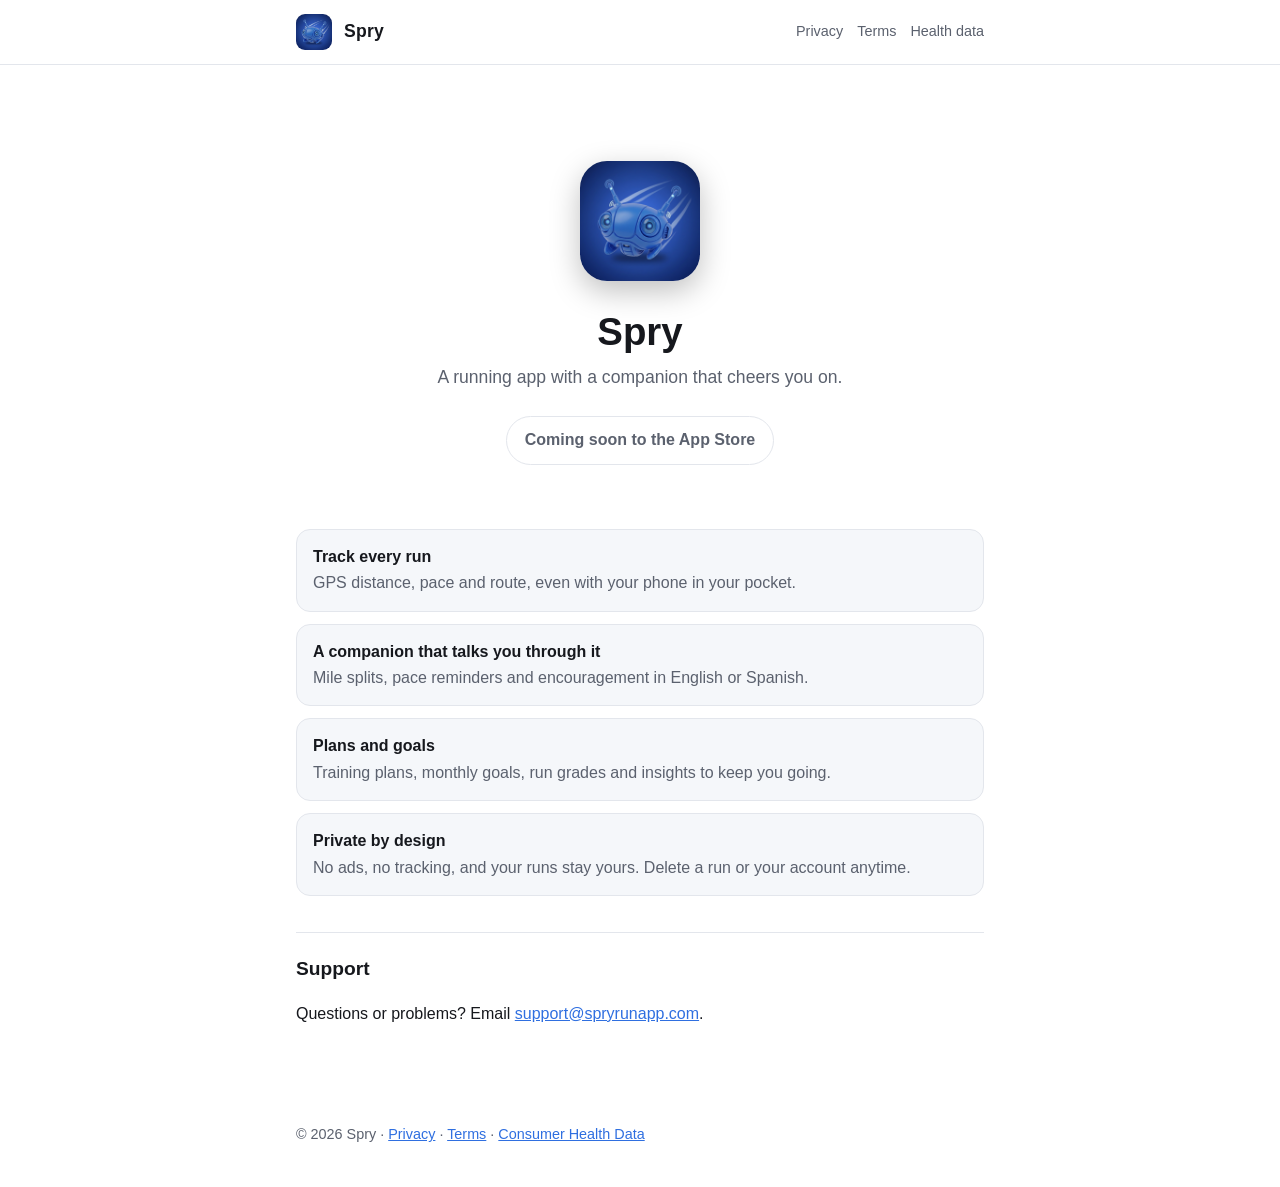
<file: index.html>
<!doctype html>
<html lang="en">
<head>
<meta charset="utf-8">
<meta name="viewport" content="width=device-width, initial-scale=1">
<meta http-equiv="Content-Security-Policy" content="default-src 'none'; img-src 'self'; style-src 'self' 'unsafe-inline'; base-uri 'none'; form-action 'none'">
<meta name="referrer" content="strict-origin-when-cross-origin">
<title>Spry</title>
<meta name="description" content="Spry is a running app with a companion that cheers you on: GPS run tracking, spoken updates, training plans and goals.">
<link rel="icon" href="favicon.png">
<link rel="stylesheet" href="style.css">
<style>
  .hero { text-align:center; padding:56px 0 24px; }
  .hero img { width:120px; height:120px; border-radius:27px; box-shadow:0 10px 30px rgba(0,0,0,.25); }
  .hero h1 { font-size:2.4rem; margin:20px 0 8px; }
  .hero p { color:var(--muted); font-size:1.1rem; margin:0 auto; max-width:460px; }
  .badge { display:inline-block; margin-top:24px; padding:10px 18px; border-radius:999px; border:1px solid var(--line); color:var(--muted); font-weight:600; }
  .features { list-style:none; padding:0; margin:40px 0 0; display:grid; gap:12px; }
  .features li { background:var(--card); border:1px solid var(--line); border-radius:14px; padding:14px 16px; margin:0; }
  .features strong { display:block; }
  .features span { color:var(--muted); }
</style>
</head>
<body>
<header class="site">
  <div class="bar">
    <img src="icon.png" alt="Spry app icon">
    <span class="name">Spry</span>
    <nav>
      <a href="privacy.html">Privacy</a>
      <a href="terms.html">Terms</a>
      <a href="consumer-health-data.html">Health data</a>
    </nav>
  </div>
</header>
<main>
  <section class="hero">
    <img src="icon.png" alt="">
    <h1>Spry</h1>
    <p>A running app with a companion that cheers you on.</p>
    <span class="badge">Coming soon to the App Store</span>
  </section>

  <ul class="features">
    <li><strong>Track every run</strong><span>GPS distance, pace and route, even with your phone in your pocket.</span></li>
    <li><strong>A companion that talks you through it</strong><span>Mile splits, pace reminders and encouragement in English or Spanish.</span></li>
    <li><strong>Plans and goals</strong><span>Training plans, monthly goals, run grades and insights to keep you going.</span></li>
    <li><strong>Private by design</strong><span>No ads, no tracking, and your runs stay yours. Delete a run or your account anytime.</span></li>
  </ul>

  <h2 id="support">Support</h2>
  <p>Questions or problems? Email <a href="mailto:support@spryrunapp.com">support@spryrunapp.com</a>.</p>
</main>
<footer>&copy; 2026 Spry &middot; <a href="privacy.html">Privacy</a> &middot; <a href="terms.html">Terms</a> &middot; <a href="consumer-health-data.html">Consumer Health Data</a></footer>
</body>
</html>
</file>
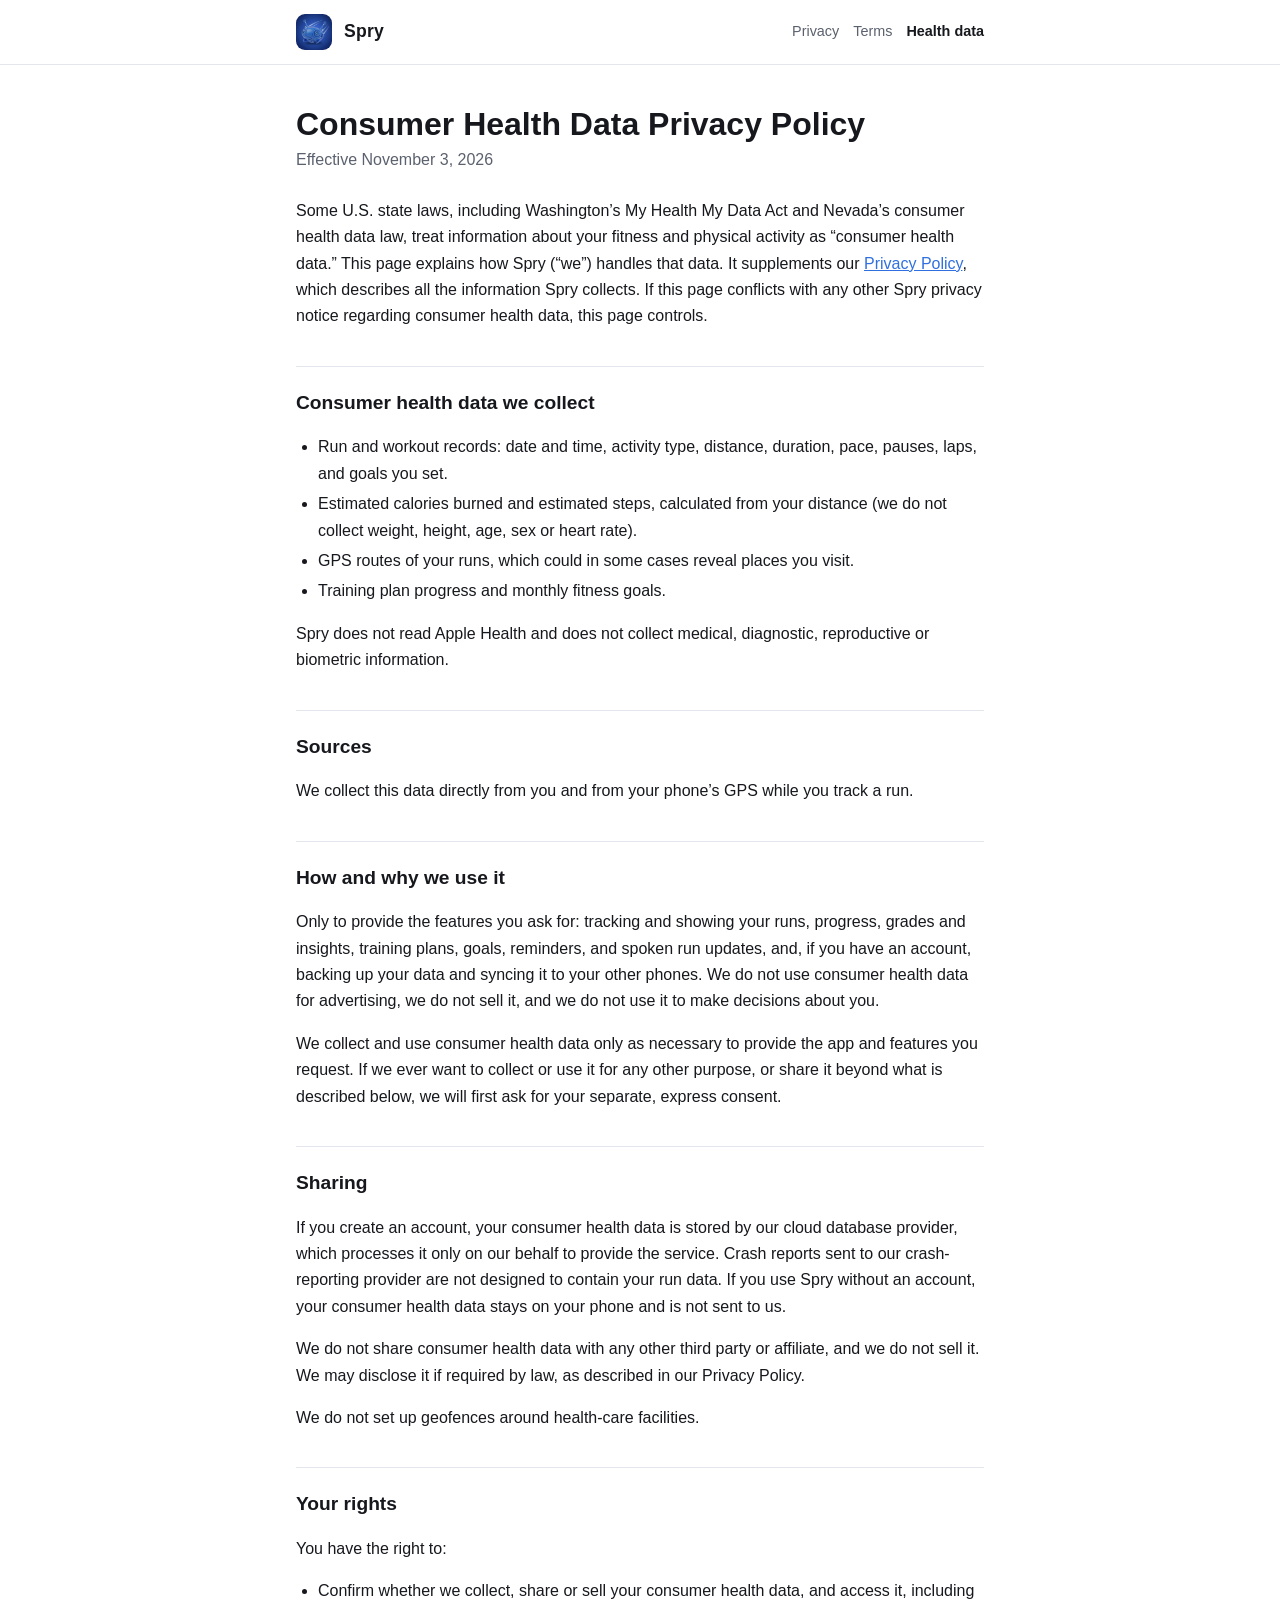
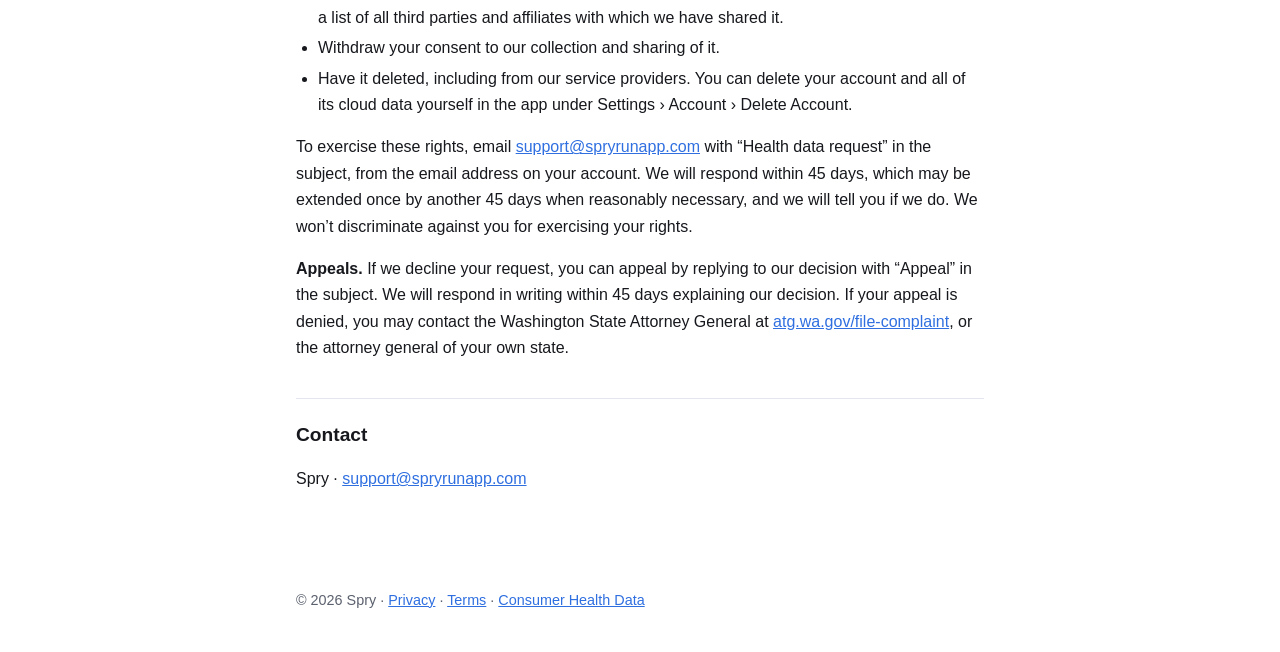
<file: consumer-health-data.html>
<!doctype html>
<html lang="en">
<head>
<meta charset="utf-8">
<meta name="viewport" content="width=device-width, initial-scale=1">
<meta http-equiv="Content-Security-Policy" content="default-src 'none'; img-src 'self'; style-src 'self' 'unsafe-inline'; base-uri 'none'; form-action 'none'">
<meta name="referrer" content="strict-origin-when-cross-origin">
<title>Spry Consumer Health Data</title>
<meta name="description" content="How Spry handles consumer health data under Washington's My Health My Data Act, Nevada law and similar laws.">
<link rel="icon" href="favicon.png">
<link rel="stylesheet" href="style.css">
</head>
<body>
<header class="site">
  <div class="bar">
    <img src="icon.png" alt="Spry app icon">
    <span class="name">Spry</span>
    <nav>
      <a href="privacy.html">Privacy</a>
      <a href="terms.html">Terms</a>
      <a href="consumer-health-data.html" aria-current="page">Health data</a>
    </nav>
  </div>
</header>
<main>

<h1>Consumer Health Data Privacy Policy</h1>
<p class="meta">Effective November 3, 2026</p>

<p>Some U.S. state laws, including Washington&rsquo;s My Health My Data Act and Nevada&rsquo;s consumer health data law, treat information about your fitness and physical activity as &ldquo;consumer health data.&rdquo; This page explains how Spry (&ldquo;we&rdquo;) handles that data. It supplements our <a href="privacy.html">Privacy Policy</a>, which describes all the information Spry collects. If this page conflicts with any other Spry privacy notice regarding consumer health data, this page controls.</p>

<h2>Consumer health data we collect</h2>
<ul>
  <li>Run and workout records: date and time, activity type, distance, duration, pace, pauses, laps, and goals you set.</li>
  <li>Estimated calories burned and estimated steps, calculated from your distance (we do not collect weight, height, age, sex or heart rate).</li>
  <li>GPS routes of your runs, which could in some cases reveal places you visit.</li>
  <li>Training plan progress and monthly fitness goals.</li>
</ul>
<p>Spry does not read Apple Health and does not collect medical, diagnostic, reproductive or biometric information.</p>

<h2>Sources</h2>
<p>We collect this data directly from you and from your phone&rsquo;s GPS while you track a run.</p>

<h2>How and why we use it</h2>
<p>Only to provide the features you ask for: tracking and showing your runs, progress, grades and insights, training plans, goals, reminders, and spoken run updates, and, if you have an account, backing up your data and syncing it to your other phones. We do not use consumer health data for advertising, we do not sell it, and we do not use it to make decisions about you.</p>
<p>We collect and use consumer health data only as necessary to provide the app and features you request. If we ever want to collect or use it for any other purpose, or share it beyond what is described below, we will first ask for your separate, express consent.</p>

<h2>Sharing</h2>
<p>If you create an account, your consumer health data is stored by our cloud database provider, which processes it only on our behalf to provide the service. Crash reports sent to our crash-reporting provider are not designed to contain your run data. If you use Spry without an account, your consumer health data stays on your phone and is not sent to us.</p>
<p>We do not share consumer health data with any other third party or affiliate, and we do not sell it. We may disclose it if required by law, as described in our Privacy Policy.</p>
<p>We do not set up geofences around health-care facilities.</p>

<h2>Your rights</h2>
<p>You have the right to:</p>
<ul>
  <li>Confirm whether we collect, share or sell your consumer health data, and access it, including a list of all third parties and affiliates with which we have shared it.</li>
  <li>Withdraw your consent to our collection and sharing of it.</li>
  <li>Have it deleted, including from our service providers. You can delete your account and all of its cloud data yourself in the app under Settings &rsaquo; Account &rsaquo; Delete Account.</li>
</ul>
<p>To exercise these rights, email <a href="mailto:support@spryrunapp.com">support@spryrunapp.com</a> with &ldquo;Health data request&rdquo; in the subject, from the email address on your account. We will respond within 45 days, which may be extended once by another 45 days when reasonably necessary, and we will tell you if we do. We won&rsquo;t discriminate against you for exercising your rights.</p>
<p><strong>Appeals.</strong> If we decline your request, you can appeal by replying to our decision with &ldquo;Appeal&rdquo; in the subject. We will respond in writing within 45 days explaining our decision. If your appeal is denied, you may contact the Washington State Attorney General at <a href="https://www.atg.wa.gov/file-complaint">atg.wa.gov/file-complaint</a>, or the attorney general of your own state.</p>

<h2>Contact</h2>
<p>Spry &middot; <a href="mailto:support@spryrunapp.com">support@spryrunapp.com</a></p>

</main>
<footer>&copy; 2026 Spry &middot; <a href="privacy.html">Privacy</a> &middot; <a href="terms.html">Terms</a> &middot; <a href="consumer-health-data.html">Consumer Health Data</a></footer>
</body>
</html>
</file>
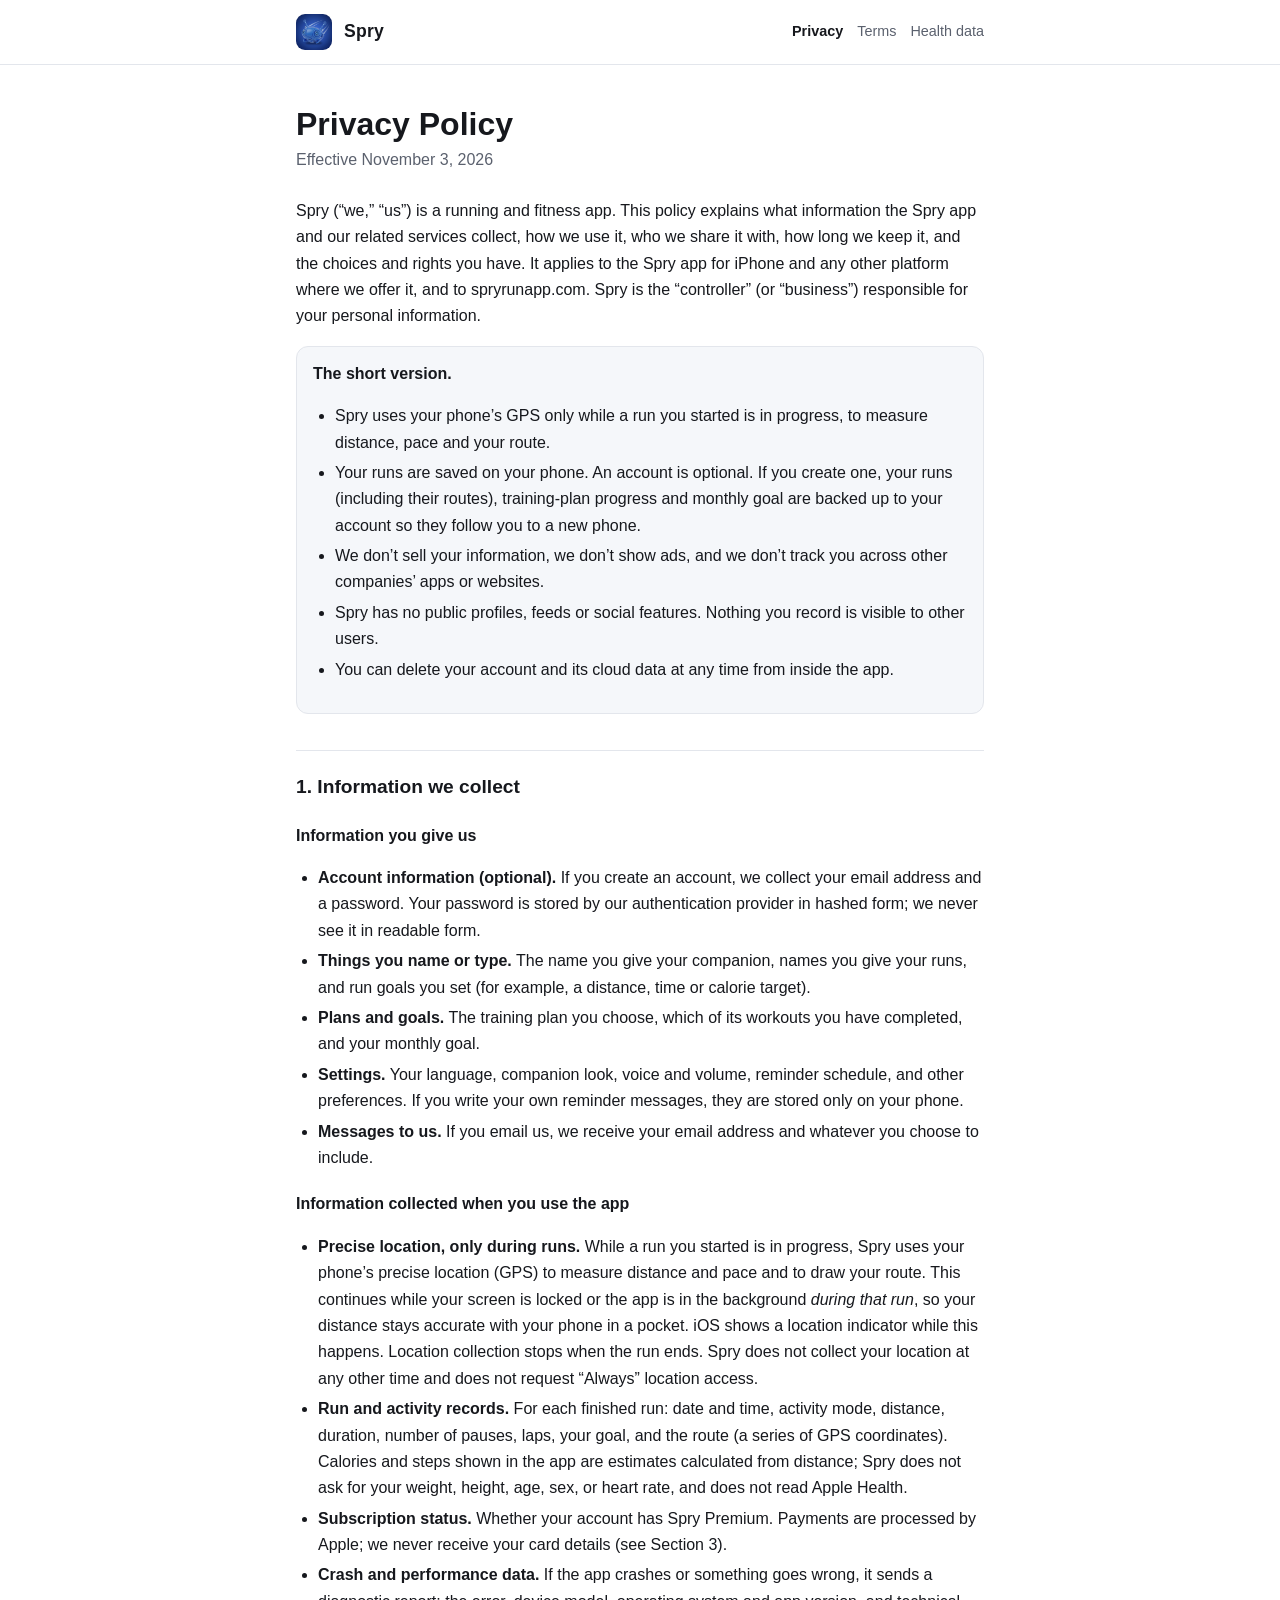
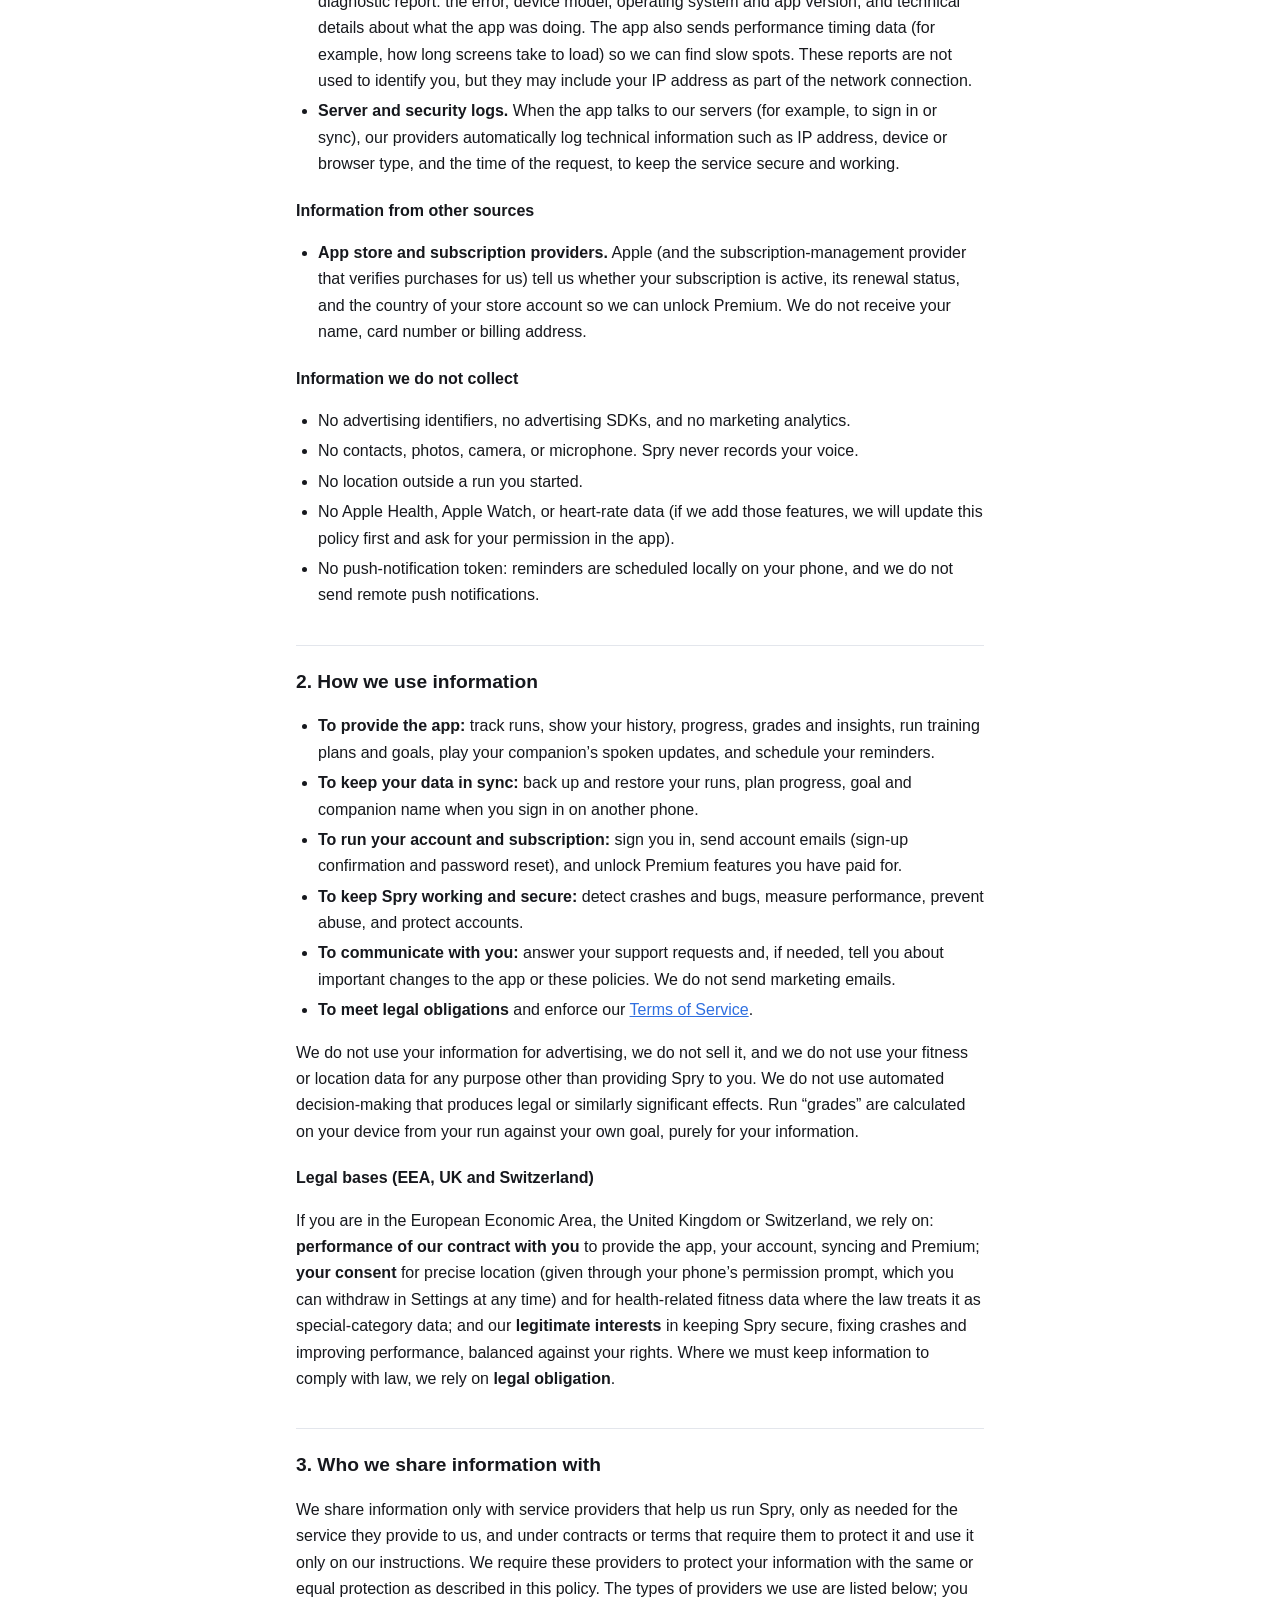
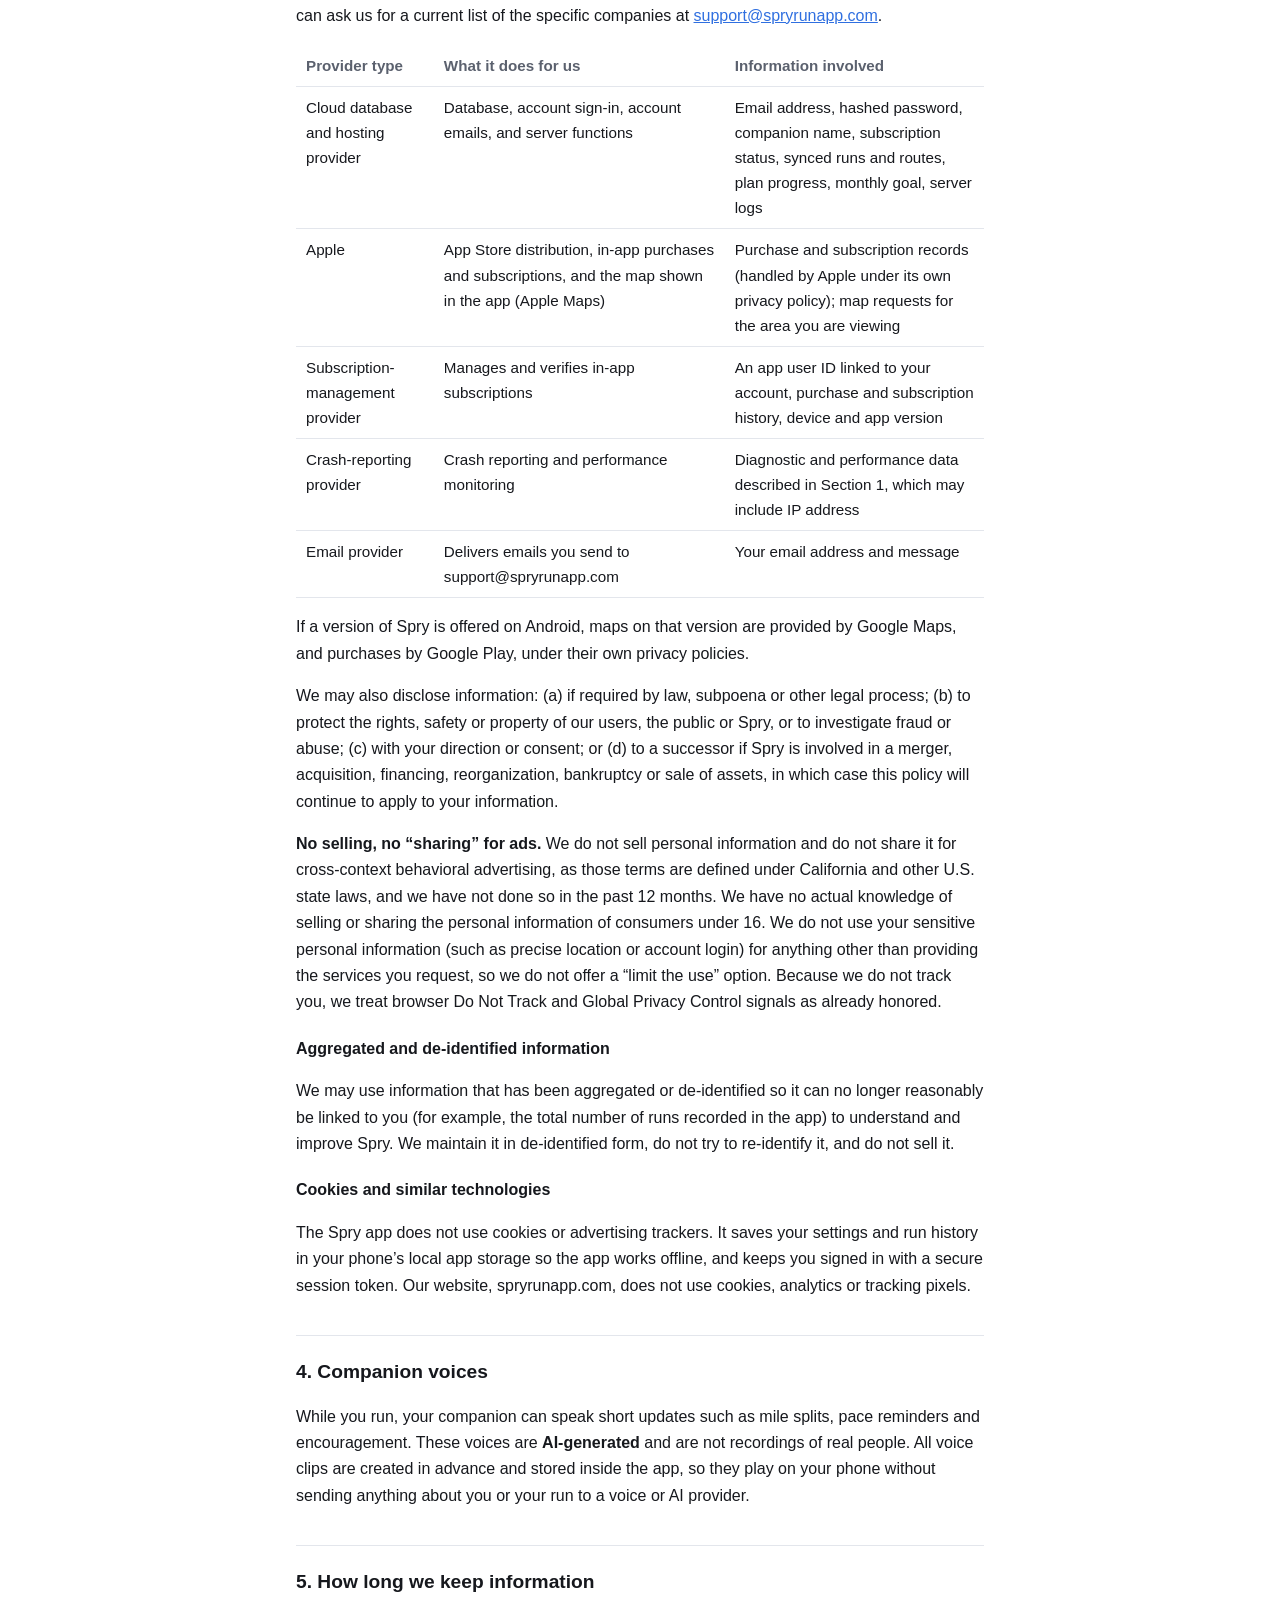
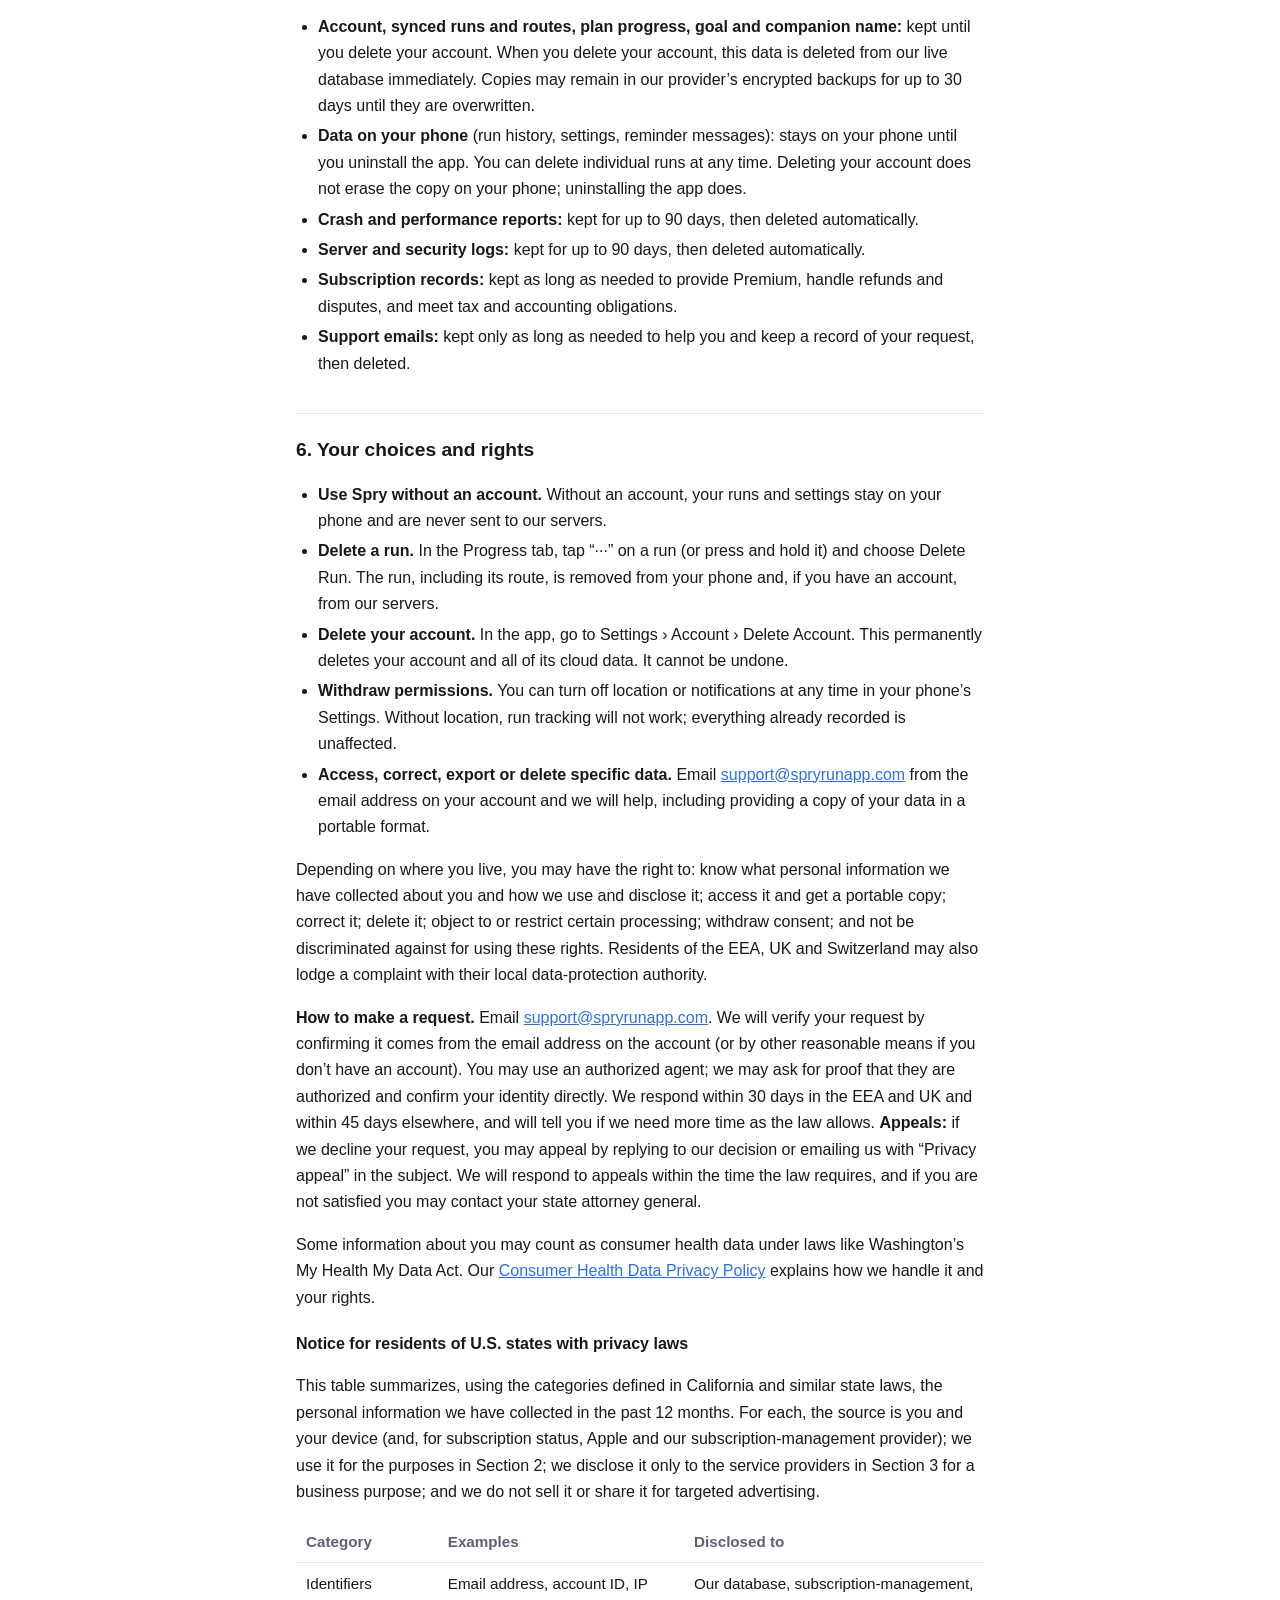
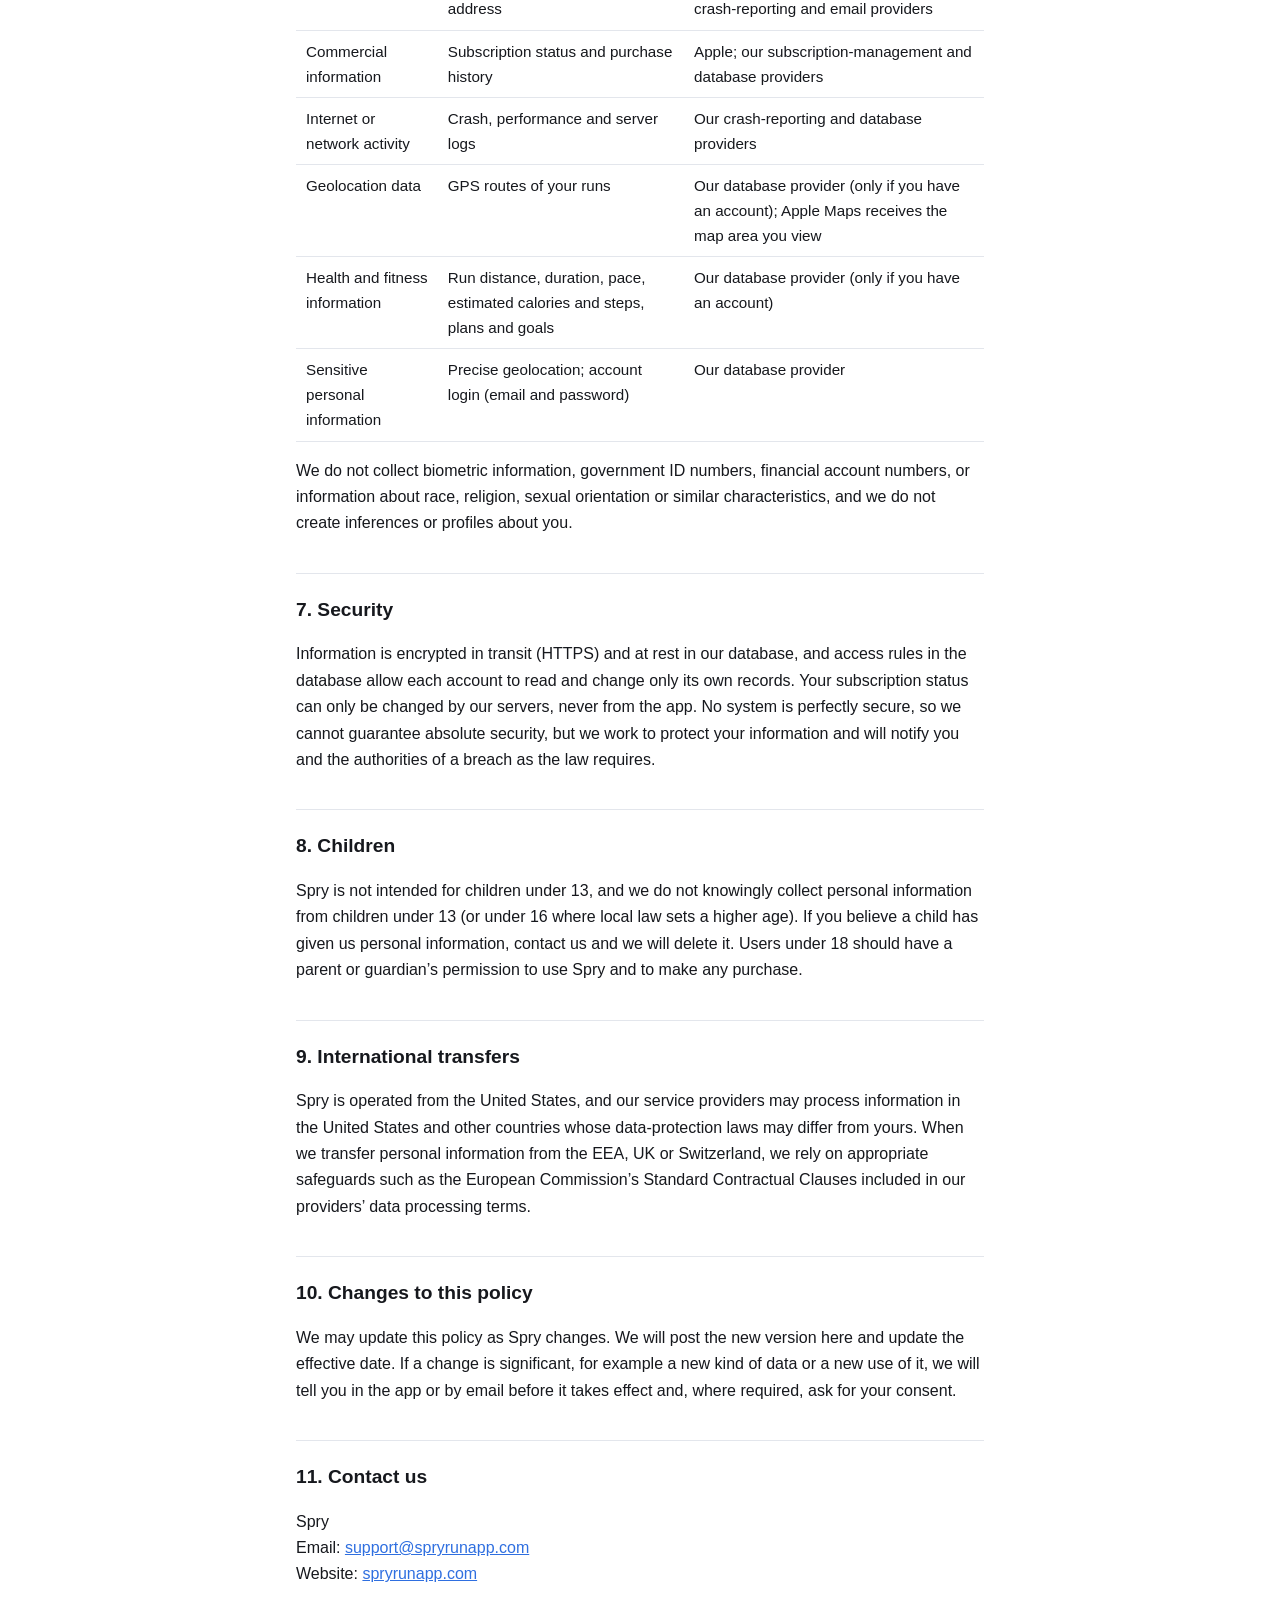
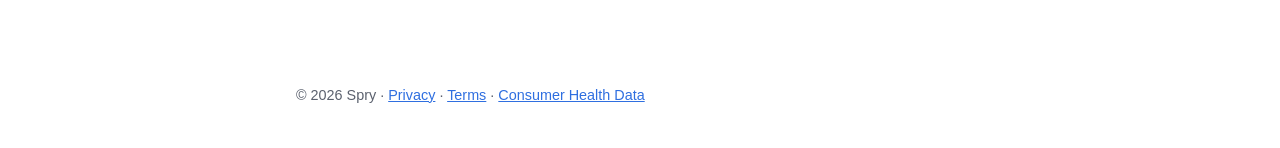
<file: privacy.html>
<!doctype html>
<html lang="en">
<head>
<meta charset="utf-8">
<meta name="viewport" content="width=device-width, initial-scale=1">
<meta http-equiv="Content-Security-Policy" content="default-src 'none'; img-src 'self'; style-src 'self' 'unsafe-inline'; base-uri 'none'; form-action 'none'">
<meta name="referrer" content="strict-origin-when-cross-origin">
<title>Spry Privacy Policy</title>
<meta name="description" content="How the Spry running app collects, uses, shares and protects your information.">
<link rel="icon" href="favicon.png">
<link rel="stylesheet" href="style.css">
</head>
<body>
<header class="site">
  <div class="bar">
    <img src="icon.png" alt="Spry app icon">
    <span class="name">Spry</span>
    <nav>
      <a href="privacy.html" aria-current="page">Privacy</a>
      <a href="terms.html">Terms</a>
      <a href="consumer-health-data.html">Health data</a>
    </nav>
  </div>
</header>
<main>

<h1>Privacy Policy</h1>
<p class="meta">Effective November 3, 2026</p>

<p>Spry (&ldquo;we,&rdquo; &ldquo;us&rdquo;) is a running and fitness app. This policy explains what information the Spry app and our related services collect, how we use it, who we share it with, how long we keep it, and the choices and rights you have. It applies to the Spry app for iPhone and any other platform where we offer it, and to spryrunapp.com. Spry is the &ldquo;controller&rdquo; (or &ldquo;business&rdquo;) responsible for your personal information.</p>

<div class="callout">
<strong>The short version.</strong>
<ul>
  <li>Spry uses your phone&rsquo;s GPS only while a run you started is in progress, to measure distance, pace and your route.</li>
  <li>Your runs are saved on your phone. An account is optional. If you create one, your runs (including their routes), training-plan progress and monthly goal are backed up to your account so they follow you to a new phone.</li>
  <li>We don&rsquo;t sell your information, we don&rsquo;t show ads, and we don&rsquo;t track you across other companies&rsquo; apps or websites.</li>
  <li>Spry has no public profiles, feeds or social features. Nothing you record is visible to other users.</li>
  <li>You can delete your account and its cloud data at any time from inside the app.</li>
</ul>
</div>

<h2 id="collect">1. Information we collect</h2>

<h3>Information you give us</h3>
<ul>
  <li><strong>Account information (optional).</strong> If you create an account, we collect your email address and a password. Your password is stored by our authentication provider in hashed form; we never see it in readable form.</li>
  <li><strong>Things you name or type.</strong> The name you give your companion, names you give your runs, and run goals you set (for example, a distance, time or calorie target).</li>
  <li><strong>Plans and goals.</strong> The training plan you choose, which of its workouts you have completed, and your monthly goal.</li>
  <li><strong>Settings.</strong> Your language, companion look, voice and volume, reminder schedule, and other preferences. If you write your own reminder messages, they are stored only on your phone.</li>
  <li><strong>Messages to us.</strong> If you email us, we receive your email address and whatever you choose to include.</li>
</ul>

<h3>Information collected when you use the app</h3>
<ul>
  <li><strong>Precise location, only during runs.</strong> While a run you started is in progress, Spry uses your phone&rsquo;s precise location (GPS) to measure distance and pace and to draw your route. This continues while your screen is locked or the app is in the background <em>during that run</em>, so your distance stays accurate with your phone in a pocket. iOS shows a location indicator while this happens. Location collection stops when the run ends. Spry does not collect your location at any other time and does not request &ldquo;Always&rdquo; location access.</li>
  <li><strong>Run and activity records.</strong> For each finished run: date and time, activity mode, distance, duration, number of pauses, laps, your goal, and the route (a series of GPS coordinates). Calories and steps shown in the app are estimates calculated from distance; Spry does not ask for your weight, height, age, sex, or heart rate, and does not read Apple Health.</li>
  <li><strong>Subscription status.</strong> Whether your account has Spry Premium. Payments are processed by Apple; we never receive your card details (see Section 3).</li>
  <li><strong>Crash and performance data.</strong> If the app crashes or something goes wrong, it sends a diagnostic report: the error, device model, operating system and app version, and technical details about what the app was doing. The app also sends performance timing data (for example, how long screens take to load) so we can find slow spots. These reports are not used to identify you, but they may include your IP address as part of the network connection.</li>
  <li><strong>Server and security logs.</strong> When the app talks to our servers (for example, to sign in or sync), our providers automatically log technical information such as IP address, device or browser type, and the time of the request, to keep the service secure and working.</li>
</ul>

<h3>Information from other sources</h3>
<ul>
  <li><strong>App store and subscription providers.</strong> Apple (and the subscription-management provider that verifies purchases for us) tell us whether your subscription is active, its renewal status, and the country of your store account so we can unlock Premium. We do not receive your name, card number or billing address.</li>
</ul>

<h3>Information we do not collect</h3>
<ul>
  <li>No advertising identifiers, no advertising SDKs, and no marketing analytics.</li>
  <li>No contacts, photos, camera, or microphone. Spry never records your voice.</li>
  <li>No location outside a run you started.</li>
  <li>No Apple Health, Apple Watch, or heart-rate data (if we add those features, we will update this policy first and ask for your permission in the app).</li>
  <li>No push-notification token: reminders are scheduled locally on your phone, and we do not send remote push notifications.</li>
</ul>

<h2 id="use">2. How we use information</h2>
<ul>
  <li><strong>To provide the app:</strong> track runs, show your history, progress, grades and insights, run training plans and goals, play your companion&rsquo;s spoken updates, and schedule your reminders.</li>
  <li><strong>To keep your data in sync:</strong> back up and restore your runs, plan progress, goal and companion name when you sign in on another phone.</li>
  <li><strong>To run your account and subscription:</strong> sign you in, send account emails (sign-up confirmation and password reset), and unlock Premium features you have paid for.</li>
  <li><strong>To keep Spry working and secure:</strong> detect crashes and bugs, measure performance, prevent abuse, and protect accounts.</li>
  <li><strong>To communicate with you:</strong> answer your support requests and, if needed, tell you about important changes to the app or these policies. We do not send marketing emails.</li>
  <li><strong>To meet legal obligations</strong> and enforce our <a href="terms.html">Terms of Service</a>.</li>
</ul>
<p>We do not use your information for advertising, we do not sell it, and we do not use your fitness or location data for any purpose other than providing Spry to you. We do not use automated decision-making that produces legal or similarly significant effects. Run &ldquo;grades&rdquo; are calculated on your device from your run against your own goal, purely for your information.</p>

<h3>Legal bases (EEA, UK and Switzerland)</h3>
<p>If you are in the European Economic Area, the United Kingdom or Switzerland, we rely on: <strong>performance of our contract with you</strong> to provide the app, your account, syncing and Premium; <strong>your consent</strong> for precise location (given through your phone&rsquo;s permission prompt, which you can withdraw in Settings at any time) and for health-related fitness data where the law treats it as special-category data; and our <strong>legitimate interests</strong> in keeping Spry secure, fixing crashes and improving performance, balanced against your rights. Where we must keep information to comply with law, we rely on <strong>legal obligation</strong>.</p>

<h2 id="share">3. Who we share information with</h2>
<p>We share information only with service providers that help us run Spry, only as needed for the service they provide to us, and under contracts or terms that require them to protect it and use it only on our instructions. We require these providers to protect your information with the same or equal protection as described in this policy. The types of providers we use are listed below; you can ask us for a current list of the specific companies at <a href="mailto:support@spryrunapp.com">support@spryrunapp.com</a>.</p>
<div class="table-wrap">
<table>
  <tr><th>Provider type</th><th>What it does for us</th><th>Information involved</th></tr>
  <tr><td data-label="Provider type">Cloud database and hosting provider</td><td data-label="What it does for us">Database, account sign-in, account emails, and server functions</td><td data-label="Information involved">Email address, hashed password, companion name, subscription status, synced runs and routes, plan progress, monthly goal, server logs</td></tr>
  <tr><td data-label="Provider type">Apple</td><td data-label="What it does for us">App Store distribution, in-app purchases and subscriptions, and the map shown in the app (Apple Maps)</td><td data-label="Information involved">Purchase and subscription records (handled by Apple under its own privacy policy); map requests for the area you are viewing</td></tr>
  <tr><td data-label="Provider type">Subscription-management provider</td><td data-label="What it does for us">Manages and verifies in-app subscriptions</td><td data-label="Information involved">An app user ID linked to your account, purchase and subscription history, device and app version</td></tr>
  <tr><td data-label="Provider type">Crash-reporting provider</td><td data-label="What it does for us">Crash reporting and performance monitoring</td><td data-label="Information involved">Diagnostic and performance data described in Section 1, which may include IP address</td></tr>
  <tr><td data-label="Provider type">Email provider</td><td data-label="What it does for us">Delivers emails you send to support@spryrunapp.com</td><td data-label="Information involved">Your email address and message</td></tr>
</table>
</div>
<p>If a version of Spry is offered on Android, maps on that version are provided by Google Maps, and purchases by Google Play, under their own privacy policies.</p>
<p>We may also disclose information: (a) if required by law, subpoena or other legal process; (b) to protect the rights, safety or property of our users, the public or Spry, or to investigate fraud or abuse; (c) with your direction or consent; or (d) to a successor if Spry is involved in a merger, acquisition, financing, reorganization, bankruptcy or sale of assets, in which case this policy will continue to apply to your information.</p>
<p><strong>No selling, no &ldquo;sharing&rdquo; for ads.</strong> We do not sell personal information and do not share it for cross-context behavioral advertising, as those terms are defined under California and other U.S. state laws, and we have not done so in the past 12 months. We have no actual knowledge of selling or sharing the personal information of consumers under 16. We do not use your sensitive personal information (such as precise location or account login) for anything other than providing the services you request, so we do not offer a &ldquo;limit the use&rdquo; option. Because we do not track you, we treat browser Do Not Track and Global Privacy Control signals as already honored.</p>

<h3>Aggregated and de-identified information</h3>
<p>We may use information that has been aggregated or de-identified so it can no longer reasonably be linked to you (for example, the total number of runs recorded in the app) to understand and improve Spry. We maintain it in de-identified form, do not try to re-identify it, and do not sell it.</p>

<h3>Cookies and similar technologies</h3>
<p>The Spry app does not use cookies or advertising trackers. It saves your settings and run history in your phone&rsquo;s local app storage so the app works offline, and keeps you signed in with a secure session token. Our website, spryrunapp.com, does not use cookies, analytics or tracking pixels.</p>

<h2 id="voices">4. Companion voices</h2>
<p>While you run, your companion can speak short updates such as mile splits, pace reminders and encouragement. These voices are <strong>AI-generated</strong> and are not recordings of real people. All voice clips are created in advance and stored inside the app, so they play on your phone without sending anything about you or your run to a voice or AI provider.</p>

<h2 id="retention">5. How long we keep information</h2>
<ul>
  <li><strong>Account, synced runs and routes, plan progress, goal and companion name:</strong> kept until you delete your account. When you delete your account, this data is deleted from our live database immediately. Copies may remain in our provider&rsquo;s encrypted backups for up to 30 days until they are overwritten.</li>
  <li><strong>Data on your phone</strong> (run history, settings, reminder messages): stays on your phone until you uninstall the app. You can delete individual runs at any time. Deleting your account does not erase the copy on your phone; uninstalling the app does.</li>
  <li><strong>Crash and performance reports:</strong> kept for up to 90 days, then deleted automatically.</li>
  <li><strong>Server and security logs:</strong> kept for up to 90 days, then deleted automatically.</li>
  <li><strong>Subscription records:</strong> kept as long as needed to provide Premium, handle refunds and disputes, and meet tax and accounting obligations.</li>
  <li><strong>Support emails:</strong> kept only as long as needed to help you and keep a record of your request, then deleted.</li>
</ul>

<h2 id="choices">6. Your choices and rights</h2>
<ul>
  <li><strong>Use Spry without an account.</strong> Without an account, your runs and settings stay on your phone and are never sent to our servers.</li>
  <li><strong>Delete a run.</strong> In the Progress tab, tap &ldquo;&middot;&middot;&middot;&rdquo; on a run (or press and hold it) and choose Delete Run. The run, including its route, is removed from your phone and, if you have an account, from our servers.</li>
  <li><strong>Delete your account.</strong> In the app, go to Settings &rsaquo; Account &rsaquo; Delete Account. This permanently deletes your account and all of its cloud data. It cannot be undone.</li>
  <li><strong>Withdraw permissions.</strong> You can turn off location or notifications at any time in your phone&rsquo;s Settings. Without location, run tracking will not work; everything already recorded is unaffected.</li>
  <li><strong>Access, correct, export or delete specific data.</strong> Email <a href="mailto:support@spryrunapp.com">support@spryrunapp.com</a> from the email address on your account and we will help, including providing a copy of your data in a portable format.</li>
</ul>
<p>Depending on where you live, you may have the right to: know what personal information we have collected about you and how we use and disclose it; access it and get a portable copy; correct it; delete it; object to or restrict certain processing; withdraw consent; and not be discriminated against for using these rights. Residents of the EEA, UK and Switzerland may also lodge a complaint with their local data-protection authority.</p>
<p><strong>How to make a request.</strong> Email <a href="mailto:support@spryrunapp.com">support@spryrunapp.com</a>. We will verify your request by confirming it comes from the email address on the account (or by other reasonable means if you don&rsquo;t have an account). You may use an authorized agent; we may ask for proof that they are authorized and confirm your identity directly. We respond within 30 days in the EEA and UK and within 45 days elsewhere, and will tell you if we need more time as the law allows. <strong>Appeals:</strong> if we decline your request, you may appeal by replying to our decision or emailing us with &ldquo;Privacy appeal&rdquo; in the subject. We will respond to appeals within the time the law requires, and if you are not satisfied you may contact your state attorney general.</p>
<p>Some information about you may count as consumer health data under laws like Washington&rsquo;s My Health My Data Act. Our <a href="consumer-health-data.html">Consumer Health Data Privacy Policy</a> explains how we handle it and your rights.</p>

<h3 id="us-states">Notice for residents of U.S. states with privacy laws</h3>
<p>This table summarizes, using the categories defined in California and similar state laws, the personal information we have collected in the past 12 months. For each, the source is you and your device (and, for subscription status, Apple and our subscription-management provider); we use it for the purposes in Section 2; we disclose it only to the service providers in Section 3 for a business purpose; and we do not sell it or share it for targeted advertising.</p>
<div class="table-wrap">
<table>
  <tr><th>Category</th><th>Examples</th><th>Disclosed to</th></tr>
  <tr><td data-label="Category">Identifiers</td><td data-label="Examples">Email address, account ID, IP address</td><td data-label="Disclosed to">Our database, subscription-management, crash-reporting and email providers</td></tr>
  <tr><td data-label="Category">Commercial information</td><td data-label="Examples">Subscription status and purchase history</td><td data-label="Disclosed to">Apple; our subscription-management and database providers</td></tr>
  <tr><td data-label="Category">Internet or network activity</td><td data-label="Examples">Crash, performance and server logs</td><td data-label="Disclosed to">Our crash-reporting and database providers</td></tr>
  <tr><td data-label="Category">Geolocation data</td><td data-label="Examples">GPS routes of your runs</td><td data-label="Disclosed to">Our database provider (only if you have an account); Apple Maps receives the map area you view</td></tr>
  <tr><td data-label="Category">Health and fitness information</td><td data-label="Examples">Run distance, duration, pace, estimated calories and steps, plans and goals</td><td data-label="Disclosed to">Our database provider (only if you have an account)</td></tr>
  <tr><td data-label="Category">Sensitive personal information</td><td data-label="Examples">Precise geolocation; account login (email and password)</td><td data-label="Disclosed to">Our database provider</td></tr>
</table>
</div>
<p>We do not collect biometric information, government ID numbers, financial account numbers, or information about race, religion, sexual orientation or similar characteristics, and we do not create inferences or profiles about you.</p>

<h2 id="security">7. Security</h2>
<p>Information is encrypted in transit (HTTPS) and at rest in our database, and access rules in the database allow each account to read and change only its own records. Your subscription status can only be changed by our servers, never from the app. No system is perfectly secure, so we cannot guarantee absolute security, but we work to protect your information and will notify you and the authorities of a breach as the law requires.</p>

<h2 id="children">8. Children</h2>
<p>Spry is not intended for children under 13, and we do not knowingly collect personal information from children under 13 (or under 16 where local law sets a higher age). If you believe a child has given us personal information, contact us and we will delete it. Users under 18 should have a parent or guardian&rsquo;s permission to use Spry and to make any purchase.</p>

<h2 id="transfers">9. International transfers</h2>
<p>Spry is operated from the United States, and our service providers may process information in the United States and other countries whose data-protection laws may differ from yours. When we transfer personal information from the EEA, UK or Switzerland, we rely on appropriate safeguards such as the European Commission&rsquo;s Standard Contractual Clauses included in our providers&rsquo; data processing terms.</p>

<h2 id="changes">10. Changes to this policy</h2>
<p>We may update this policy as Spry changes. We will post the new version here and update the effective date. If a change is significant, for example a new kind of data or a new use of it, we will tell you in the app or by email before it takes effect and, where required, ask for your consent.</p>

<h2 id="contact">11. Contact us</h2>
<p>Spry<br>
Email: <a href="mailto:support@spryrunapp.com">support@spryrunapp.com</a><br>
Website: <a href="https://spryrunapp.com">spryrunapp.com</a></p>

</main>
<footer>&copy; 2026 Spry &middot; <a href="privacy.html">Privacy</a> &middot; <a href="terms.html">Terms</a> &middot; <a href="consumer-health-data.html">Consumer Health Data</a></footer>
</body>
</html>
</file>
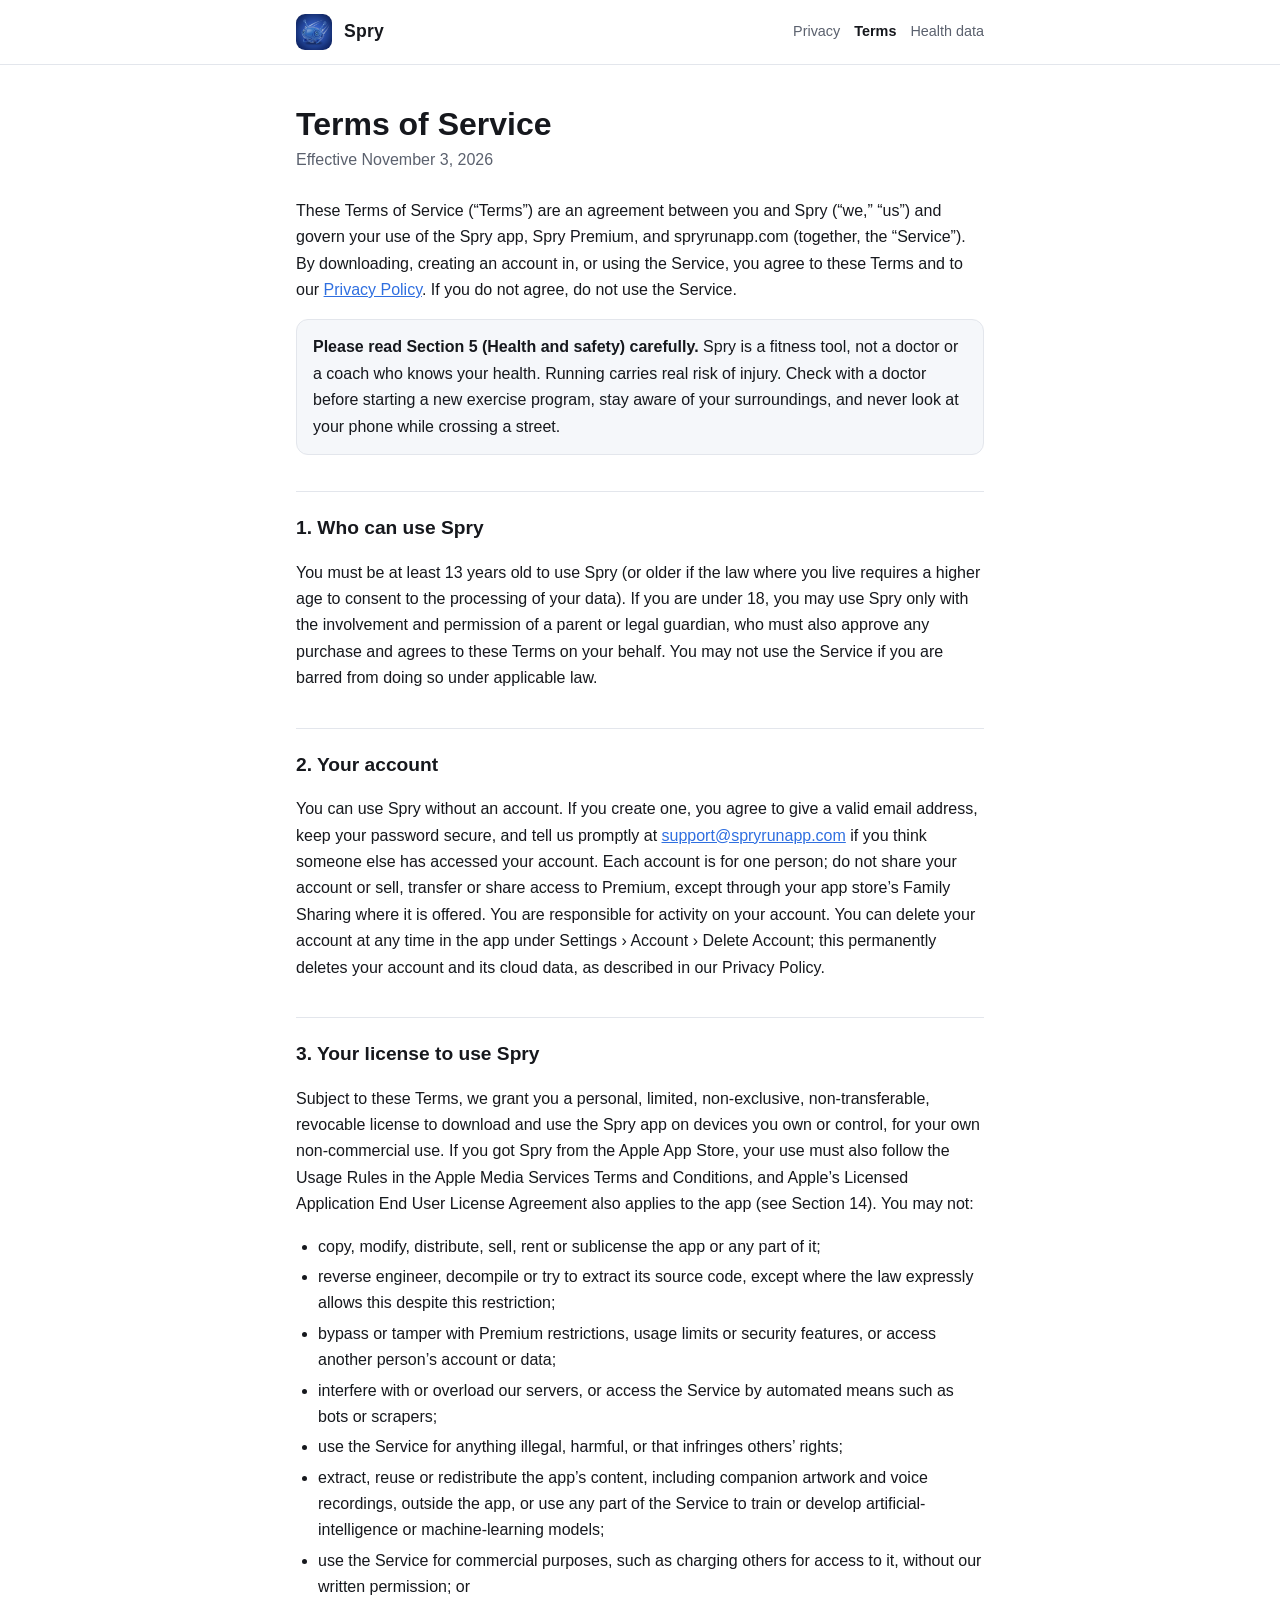
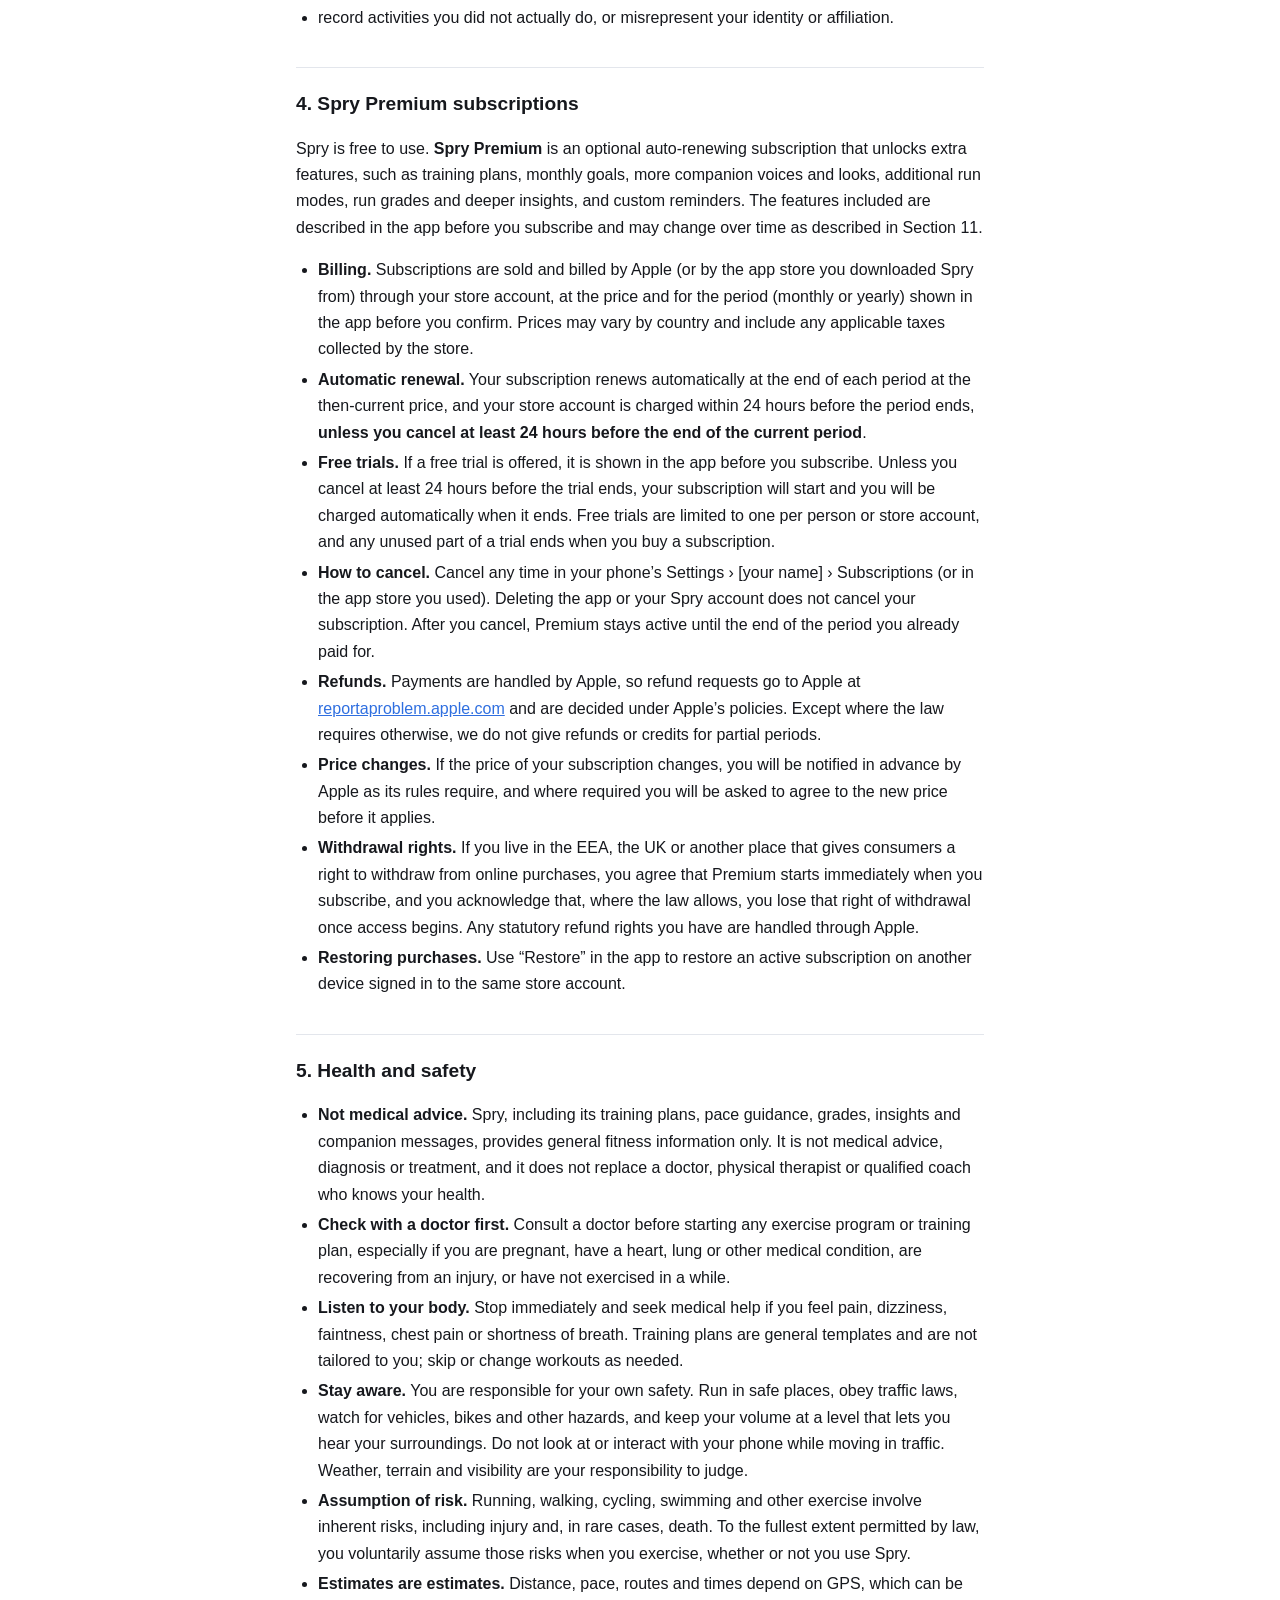
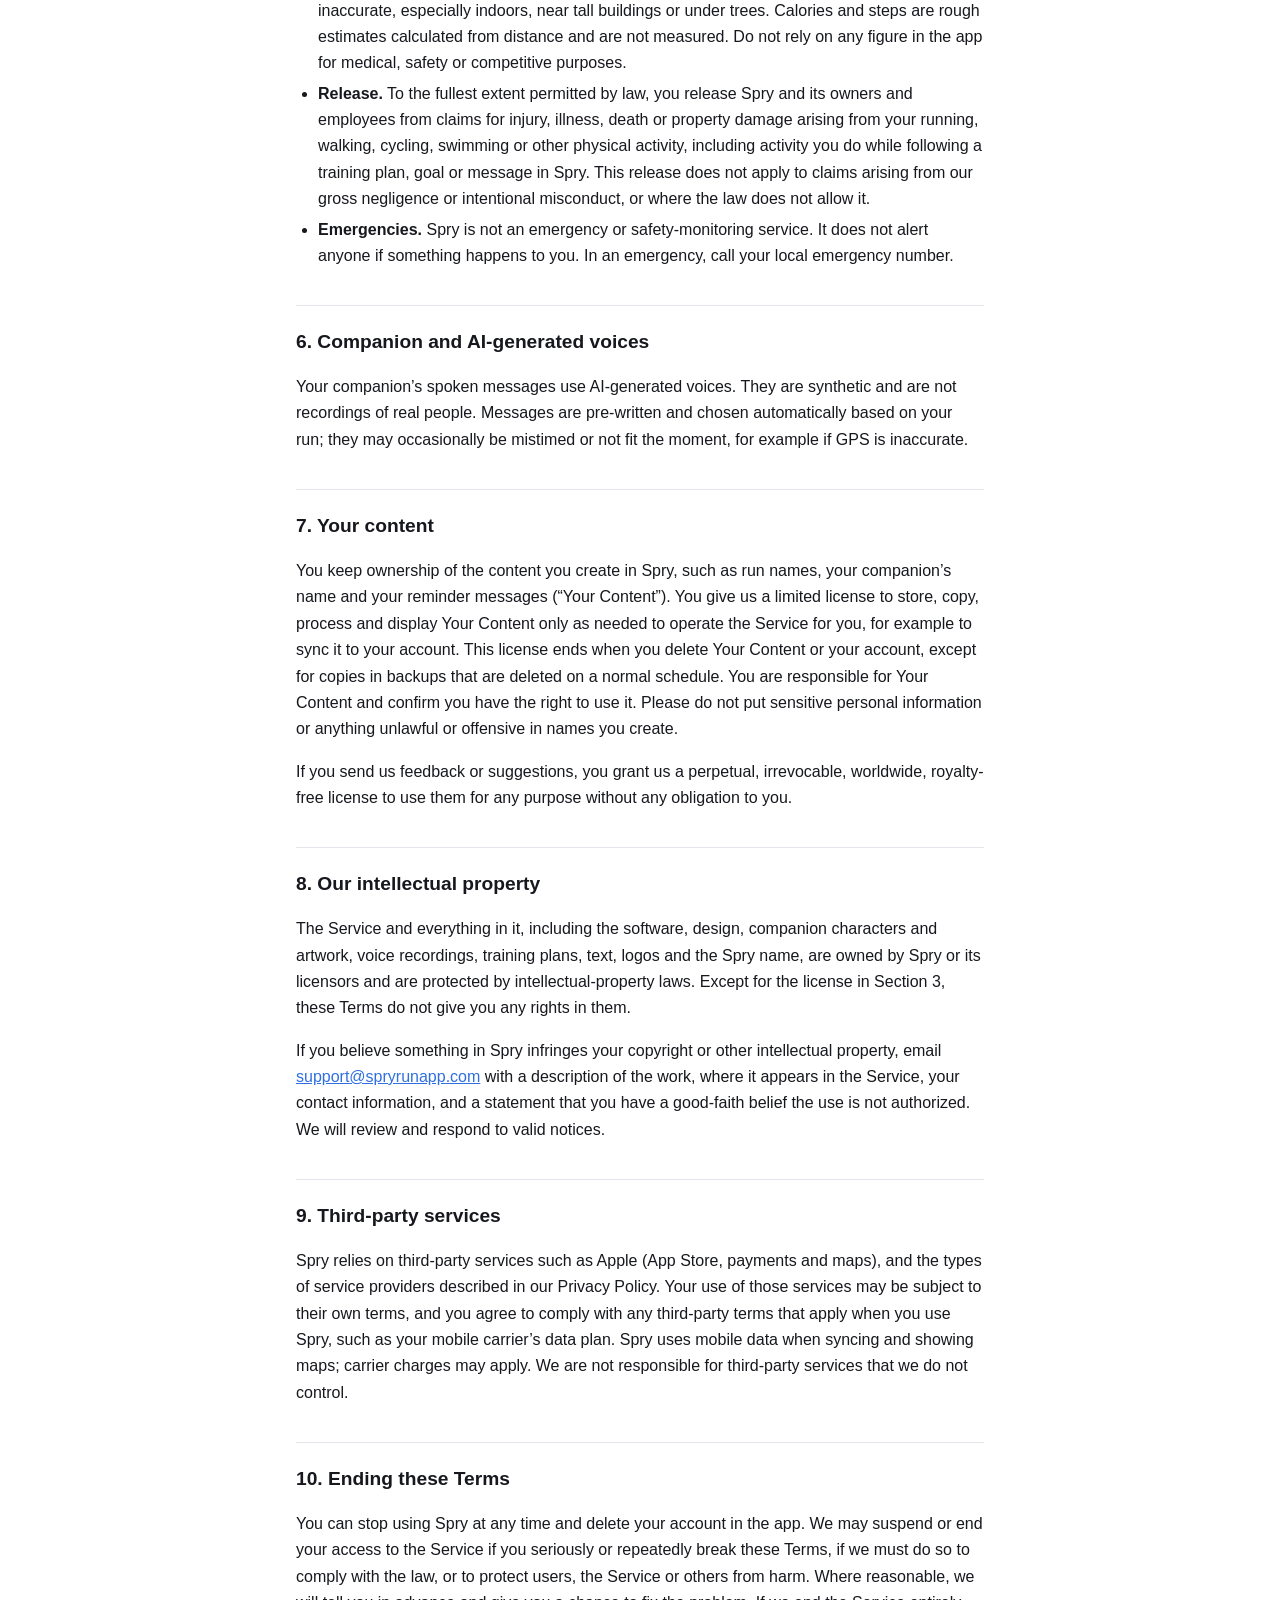
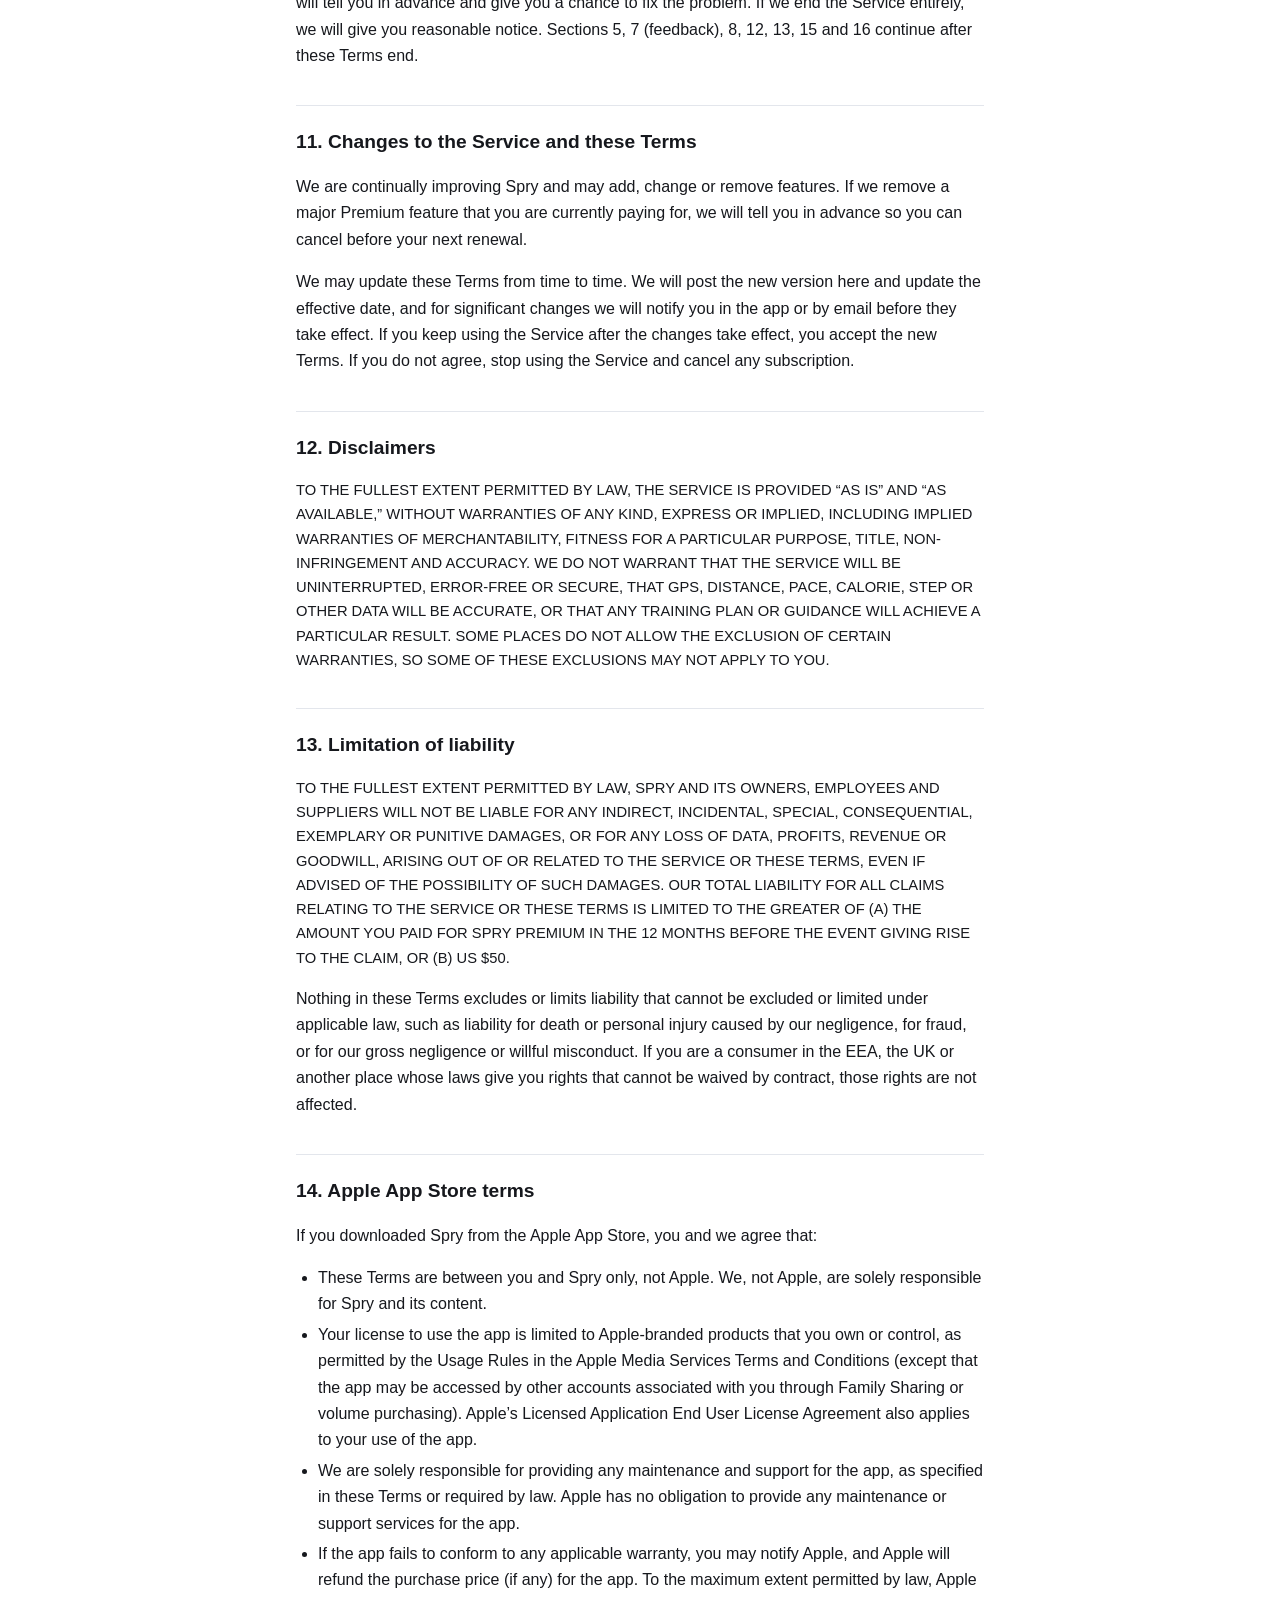
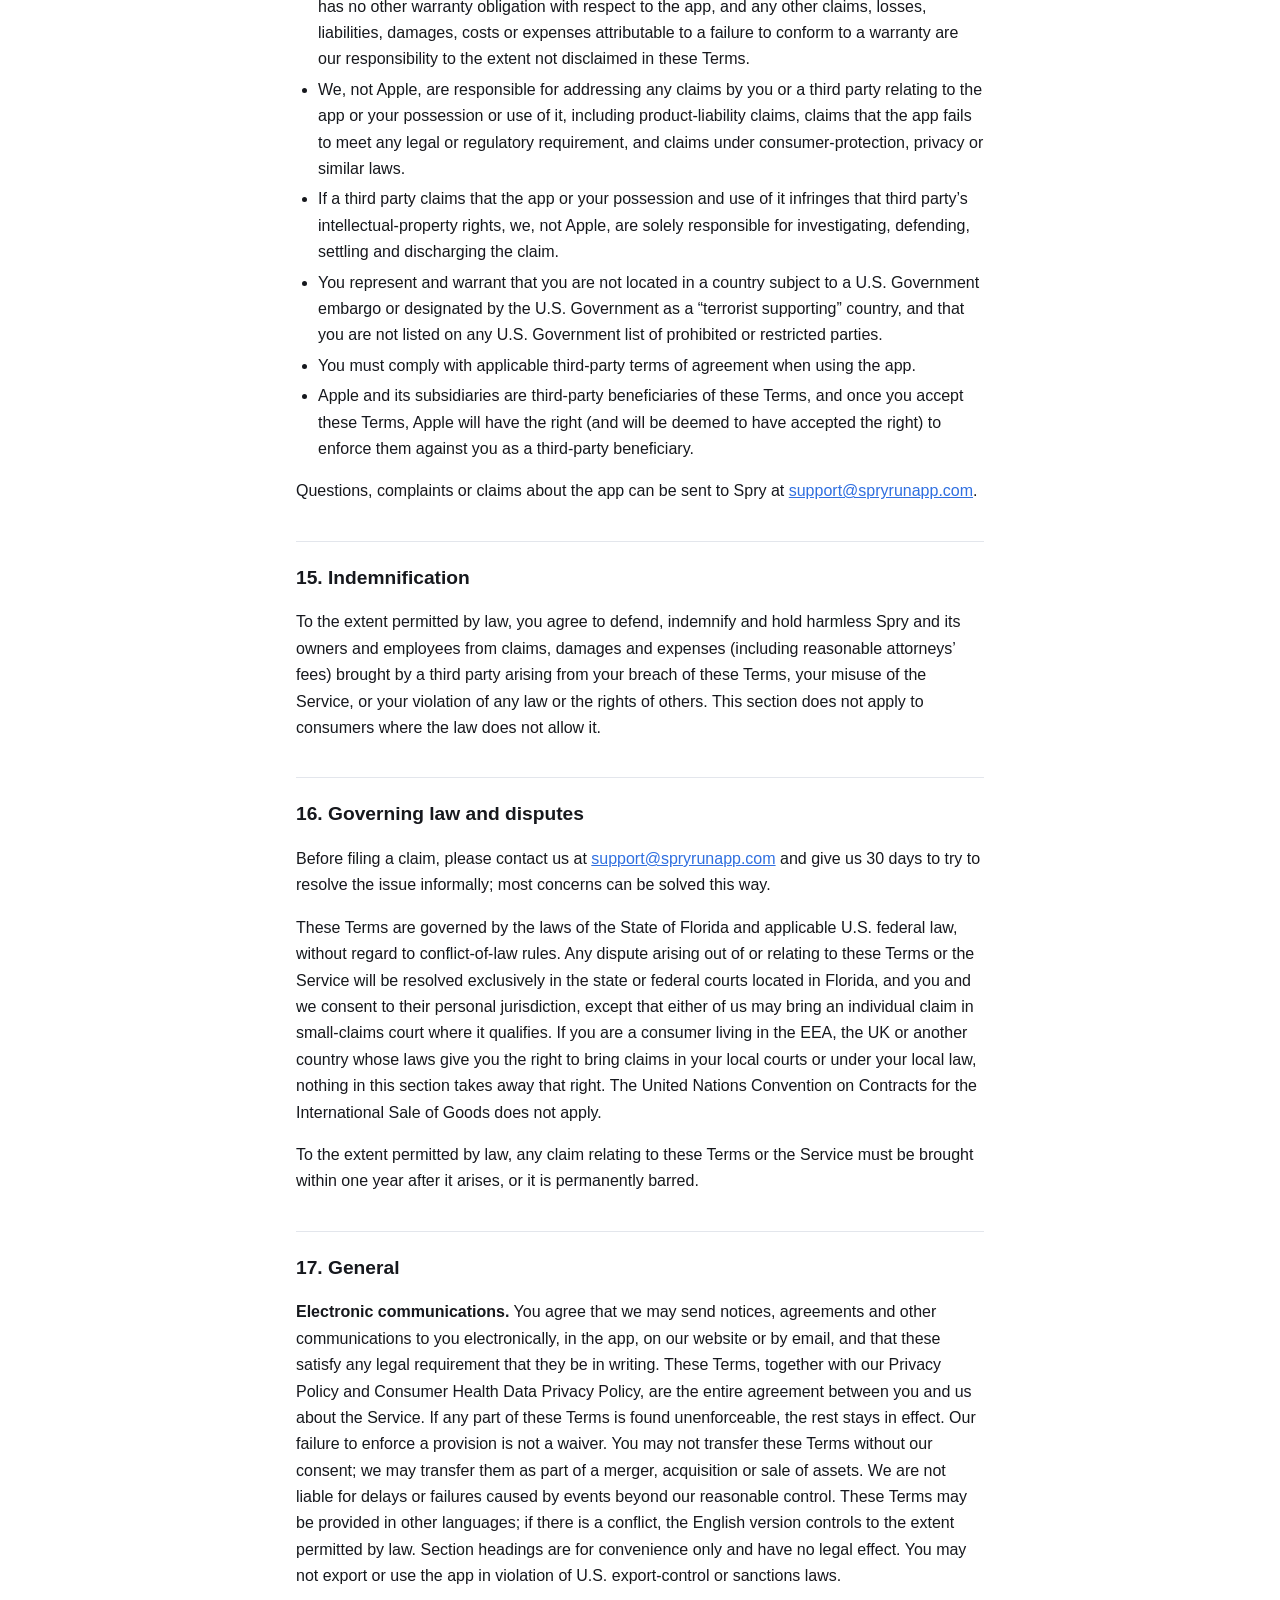
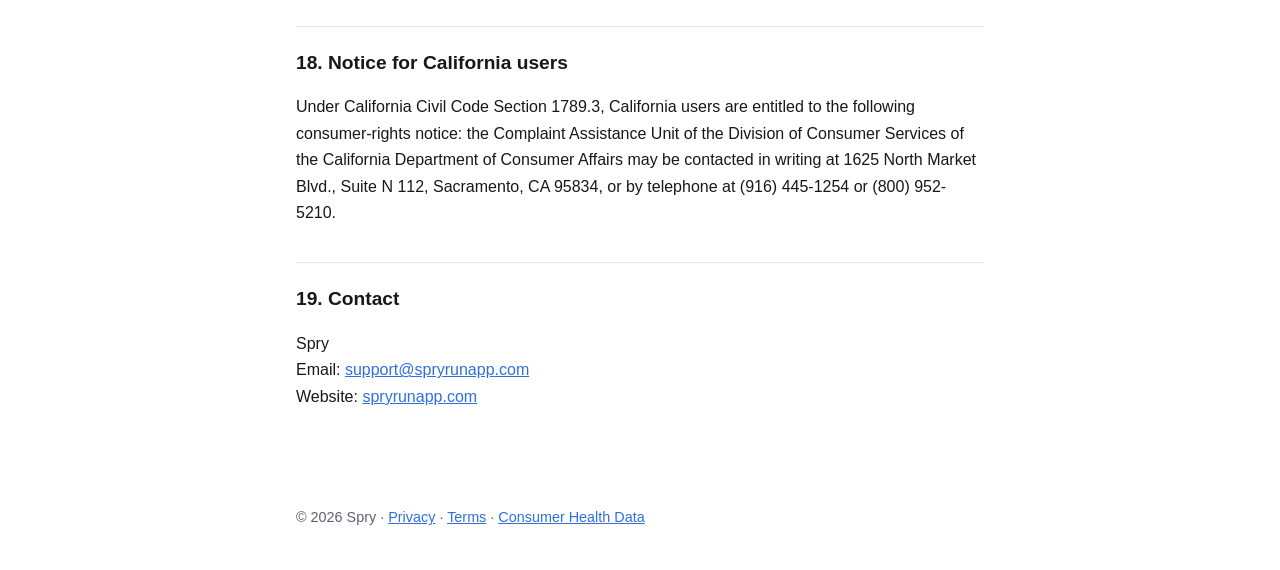
<file: terms.html>
<!doctype html>
<html lang="en">
<head>
<meta charset="utf-8">
<meta name="viewport" content="width=device-width, initial-scale=1">
<meta http-equiv="Content-Security-Policy" content="default-src 'none'; img-src 'self'; style-src 'self' 'unsafe-inline'; base-uri 'none'; form-action 'none'">
<meta name="referrer" content="strict-origin-when-cross-origin">
<title>Spry Terms of Service</title>
<meta name="description" content="The terms that apply when you use the Spry running app, including Spry Premium subscriptions.">
<link rel="icon" href="favicon.png">
<link rel="stylesheet" href="style.css">
</head>
<body>
<header class="site">
  <div class="bar">
    <img src="icon.png" alt="Spry app icon">
    <span class="name">Spry</span>
    <nav>
      <a href="privacy.html">Privacy</a>
      <a href="terms.html" aria-current="page">Terms</a>
      <a href="consumer-health-data.html">Health data</a>
    </nav>
  </div>
</header>
<main>

<h1>Terms of Service</h1>
<p class="meta">Effective November 3, 2026</p>

<p>These Terms of Service (&ldquo;Terms&rdquo;) are an agreement between you and Spry (&ldquo;we,&rdquo; &ldquo;us&rdquo;) and govern your use of the Spry app, Spry Premium, and spryrunapp.com (together, the &ldquo;Service&rdquo;). By downloading, creating an account in, or using the Service, you agree to these Terms and to our <a href="privacy.html">Privacy Policy</a>. If you do not agree, do not use the Service.</p>

<div class="callout">
<strong>Please read Section 5 (Health and safety) carefully.</strong> Spry is a fitness tool, not a doctor or a coach who knows your health. Running carries real risk of injury. Check with a doctor before starting a new exercise program, stay aware of your surroundings, and never look at your phone while crossing a street.
</div>

<h2 id="eligibility">1. Who can use Spry</h2>
<p>You must be at least 13 years old to use Spry (or older if the law where you live requires a higher age to consent to the processing of your data). If you are under 18, you may use Spry only with the involvement and permission of a parent or legal guardian, who must also approve any purchase and agrees to these Terms on your behalf. You may not use the Service if you are barred from doing so under applicable law.</p>

<h2 id="account">2. Your account</h2>
<p>You can use Spry without an account. If you create one, you agree to give a valid email address, keep your password secure, and tell us promptly at <a href="mailto:support@spryrunapp.com">support@spryrunapp.com</a> if you think someone else has accessed your account. Each account is for one person; do not share your account or sell, transfer or share access to Premium, except through your app store&rsquo;s Family Sharing where it is offered. You are responsible for activity on your account. You can delete your account at any time in the app under Settings &rsaquo; Account &rsaquo; Delete Account; this permanently deletes your account and its cloud data, as described in our Privacy Policy.</p>

<h2 id="license">3. Your license to use Spry</h2>
<p>Subject to these Terms, we grant you a personal, limited, non-exclusive, non-transferable, revocable license to download and use the Spry app on devices you own or control, for your own non-commercial use. If you got Spry from the Apple App Store, your use must also follow the Usage Rules in the Apple Media Services Terms and Conditions, and Apple&rsquo;s Licensed Application End User License Agreement also applies to the app (see Section 14). You may not:</p>
<ul>
  <li>copy, modify, distribute, sell, rent or sublicense the app or any part of it;</li>
  <li>reverse engineer, decompile or try to extract its source code, except where the law expressly allows this despite this restriction;</li>
  <li>bypass or tamper with Premium restrictions, usage limits or security features, or access another person&rsquo;s account or data;</li>
  <li>interfere with or overload our servers, or access the Service by automated means such as bots or scrapers;</li>
  <li>use the Service for anything illegal, harmful, or that infringes others&rsquo; rights;</li>
  <li>extract, reuse or redistribute the app&rsquo;s content, including companion artwork and voice recordings, outside the app, or use any part of the Service to train or develop artificial-intelligence or machine-learning models;</li>
  <li>use the Service for commercial purposes, such as charging others for access to it, without our written permission; or</li>
  <li>record activities you did not actually do, or misrepresent your identity or affiliation.</li>
</ul>

<h2 id="premium">4. Spry Premium subscriptions</h2>
<p>Spry is free to use. <strong>Spry Premium</strong> is an optional auto-renewing subscription that unlocks extra features, such as training plans, monthly goals, more companion voices and looks, additional run modes, run grades and deeper insights, and custom reminders. The features included are described in the app before you subscribe and may change over time as described in Section 11.</p>
<ul>
  <li><strong>Billing.</strong> Subscriptions are sold and billed by Apple (or by the app store you downloaded Spry from) through your store account, at the price and for the period (monthly or yearly) shown in the app before you confirm. Prices may vary by country and include any applicable taxes collected by the store.</li>
  <li><strong>Automatic renewal.</strong> Your subscription renews automatically at the end of each period at the then-current price, and your store account is charged within 24 hours before the period ends, <strong>unless you cancel at least 24 hours before the end of the current period</strong>.</li>
  <li><strong>Free trials.</strong> If a free trial is offered, it is shown in the app before you subscribe. Unless you cancel at least 24 hours before the trial ends, your subscription will start and you will be charged automatically when it ends. Free trials are limited to one per person or store account, and any unused part of a trial ends when you buy a subscription.</li>
  <li><strong>How to cancel.</strong> Cancel any time in your phone&rsquo;s Settings &rsaquo; [your name] &rsaquo; Subscriptions (or in the app store you used). Deleting the app or your Spry account does not cancel your subscription. After you cancel, Premium stays active until the end of the period you already paid for.</li>
  <li><strong>Refunds.</strong> Payments are handled by Apple, so refund requests go to Apple at <a href="https://reportaproblem.apple.com">reportaproblem.apple.com</a> and are decided under Apple&rsquo;s policies. Except where the law requires otherwise, we do not give refunds or credits for partial periods.</li>
  <li><strong>Price changes.</strong> If the price of your subscription changes, you will be notified in advance by Apple as its rules require, and where required you will be asked to agree to the new price before it applies.</li>
  <li><strong>Withdrawal rights.</strong> If you live in the EEA, the UK or another place that gives consumers a right to withdraw from online purchases, you agree that Premium starts immediately when you subscribe, and you acknowledge that, where the law allows, you lose that right of withdrawal once access begins. Any statutory refund rights you have are handled through Apple.</li>
  <li><strong>Restoring purchases.</strong> Use &ldquo;Restore&rdquo; in the app to restore an active subscription on another device signed in to the same store account.</li>
</ul>

<h2 id="health">5. Health and safety</h2>
<ul>
  <li><strong>Not medical advice.</strong> Spry, including its training plans, pace guidance, grades, insights and companion messages, provides general fitness information only. It is not medical advice, diagnosis or treatment, and it does not replace a doctor, physical therapist or qualified coach who knows your health.</li>
  <li><strong>Check with a doctor first.</strong> Consult a doctor before starting any exercise program or training plan, especially if you are pregnant, have a heart, lung or other medical condition, are recovering from an injury, or have not exercised in a while.</li>
  <li><strong>Listen to your body.</strong> Stop immediately and seek medical help if you feel pain, dizziness, faintness, chest pain or shortness of breath. Training plans are general templates and are not tailored to you; skip or change workouts as needed.</li>
  <li><strong>Stay aware.</strong> You are responsible for your own safety. Run in safe places, obey traffic laws, watch for vehicles, bikes and other hazards, and keep your volume at a level that lets you hear your surroundings. Do not look at or interact with your phone while moving in traffic. Weather, terrain and visibility are your responsibility to judge.</li>
  <li><strong>Assumption of risk.</strong> Running, walking, cycling, swimming and other exercise involve inherent risks, including injury and, in rare cases, death. To the fullest extent permitted by law, you voluntarily assume those risks when you exercise, whether or not you use Spry.</li>
  <li><strong>Estimates are estimates.</strong> Distance, pace, routes and times depend on GPS, which can be inaccurate, especially indoors, near tall buildings or under trees. Calories and steps are rough estimates calculated from distance and are not measured. Do not rely on any figure in the app for medical, safety or competitive purposes.</li>
  <li><strong>Release.</strong> To the fullest extent permitted by law, you release Spry and its owners and employees from claims for injury, illness, death or property damage arising from your running, walking, cycling, swimming or other physical activity, including activity you do while following a training plan, goal or message in Spry. This release does not apply to claims arising from our gross negligence or intentional misconduct, or where the law does not allow it.</li>
  <li><strong>Emergencies.</strong> Spry is not an emergency or safety-monitoring service. It does not alert anyone if something happens to you. In an emergency, call your local emergency number.</li>
</ul>

<h2 id="voices">6. Companion and AI-generated voices</h2>
<p>Your companion&rsquo;s spoken messages use AI-generated voices. They are synthetic and are not recordings of real people. Messages are pre-written and chosen automatically based on your run; they may occasionally be mistimed or not fit the moment, for example if GPS is inaccurate.</p>

<h2 id="content">7. Your content</h2>
<p>You keep ownership of the content you create in Spry, such as run names, your companion&rsquo;s name and your reminder messages (&ldquo;Your Content&rdquo;). You give us a limited license to store, copy, process and display Your Content only as needed to operate the Service for you, for example to sync it to your account. This license ends when you delete Your Content or your account, except for copies in backups that are deleted on a normal schedule. You are responsible for Your Content and confirm you have the right to use it. Please do not put sensitive personal information or anything unlawful or offensive in names you create.</p>
<p>If you send us feedback or suggestions, you grant us a perpetual, irrevocable, worldwide, royalty-free license to use them for any purpose without any obligation to you.</p>

<h2 id="ip">8. Our intellectual property</h2>
<p>The Service and everything in it, including the software, design, companion characters and artwork, voice recordings, training plans, text, logos and the Spry name, are owned by Spry or its licensors and are protected by intellectual-property laws. Except for the license in Section 3, these Terms do not give you any rights in them.</p>
<p>If you believe something in Spry infringes your copyright or other intellectual property, email <a href="mailto:support@spryrunapp.com">support@spryrunapp.com</a> with a description of the work, where it appears in the Service, your contact information, and a statement that you have a good-faith belief the use is not authorized. We will review and respond to valid notices.</p>

<h2 id="third-party">9. Third-party services</h2>
<p>Spry relies on third-party services such as Apple (App Store, payments and maps), and the types of service providers described in our Privacy Policy. Your use of those services may be subject to their own terms, and you agree to comply with any third-party terms that apply when you use Spry, such as your mobile carrier&rsquo;s data plan. Spry uses mobile data when syncing and showing maps; carrier charges may apply. We are not responsible for third-party services that we do not control.</p>

<h2 id="termination">10. Ending these Terms</h2>
<p>You can stop using Spry at any time and delete your account in the app. We may suspend or end your access to the Service if you seriously or repeatedly break these Terms, if we must do so to comply with the law, or to protect users, the Service or others from harm. Where reasonable, we will tell you in advance and give you a chance to fix the problem. If we end the Service entirely, we will give you reasonable notice. Sections 5, 7 (feedback), 8, 12, 13, 15 and 16 continue after these Terms end.</p>

<h2 id="changes">11. Changes to the Service and these Terms</h2>
<p>We are continually improving Spry and may add, change or remove features. If we remove a major Premium feature that you are currently paying for, we will tell you in advance so you can cancel before your next renewal.</p>
<p>We may update these Terms from time to time. We will post the new version here and update the effective date, and for significant changes we will notify you in the app or by email before they take effect. If you keep using the Service after the changes take effect, you accept the new Terms. If you do not agree, stop using the Service and cancel any subscription.</p>

<h2 id="disclaimers">12. Disclaimers</h2>
<p class="caps">To the fullest extent permitted by law, the Service is provided &ldquo;as is&rdquo; and &ldquo;as available,&rdquo; without warranties of any kind, express or implied, including implied warranties of merchantability, fitness for a particular purpose, title, non-infringement and accuracy. We do not warrant that the Service will be uninterrupted, error-free or secure, that GPS, distance, pace, calorie, step or other data will be accurate, or that any training plan or guidance will achieve a particular result. Some places do not allow the exclusion of certain warranties, so some of these exclusions may not apply to you.</p>

<h2 id="liability">13. Limitation of liability</h2>
<p class="caps">To the fullest extent permitted by law, Spry and its owners, employees and suppliers will not be liable for any indirect, incidental, special, consequential, exemplary or punitive damages, or for any loss of data, profits, revenue or goodwill, arising out of or related to the Service or these Terms, even if advised of the possibility of such damages. Our total liability for all claims relating to the Service or these Terms is limited to the greater of (a) the amount you paid for Spry Premium in the 12 months before the event giving rise to the claim, or (b) US $50.</p>
<p>Nothing in these Terms excludes or limits liability that cannot be excluded or limited under applicable law, such as liability for death or personal injury caused by our negligence, for fraud, or for our gross negligence or willful misconduct. If you are a consumer in the EEA, the UK or another place whose laws give you rights that cannot be waived by contract, those rights are not affected.</p>

<h2 id="apple">14. Apple App Store terms</h2>
<p>If you downloaded Spry from the Apple App Store, you and we agree that:</p>
<ul>
  <li>These Terms are between you and Spry only, not Apple. We, not Apple, are solely responsible for Spry and its content.</li>
  <li>Your license to use the app is limited to Apple-branded products that you own or control, as permitted by the Usage Rules in the Apple Media Services Terms and Conditions (except that the app may be accessed by other accounts associated with you through Family Sharing or volume purchasing). Apple&rsquo;s Licensed Application End User License Agreement also applies to your use of the app.</li>
  <li>We are solely responsible for providing any maintenance and support for the app, as specified in these Terms or required by law. Apple has no obligation to provide any maintenance or support services for the app.</li>
  <li>If the app fails to conform to any applicable warranty, you may notify Apple, and Apple will refund the purchase price (if any) for the app. To the maximum extent permitted by law, Apple has no other warranty obligation with respect to the app, and any other claims, losses, liabilities, damages, costs or expenses attributable to a failure to conform to a warranty are our responsibility to the extent not disclaimed in these Terms.</li>
  <li>We, not Apple, are responsible for addressing any claims by you or a third party relating to the app or your possession or use of it, including product-liability claims, claims that the app fails to meet any legal or regulatory requirement, and claims under consumer-protection, privacy or similar laws.</li>
  <li>If a third party claims that the app or your possession and use of it infringes that third party&rsquo;s intellectual-property rights, we, not Apple, are solely responsible for investigating, defending, settling and discharging the claim.</li>
  <li>You represent and warrant that you are not located in a country subject to a U.S. Government embargo or designated by the U.S. Government as a &ldquo;terrorist supporting&rdquo; country, and that you are not listed on any U.S. Government list of prohibited or restricted parties.</li>
  <li>You must comply with applicable third-party terms of agreement when using the app.</li>
  <li>Apple and its subsidiaries are third-party beneficiaries of these Terms, and once you accept these Terms, Apple will have the right (and will be deemed to have accepted the right) to enforce them against you as a third-party beneficiary.</li>
</ul>
<p>Questions, complaints or claims about the app can be sent to Spry at <a href="mailto:support@spryrunapp.com">support@spryrunapp.com</a>.</p>

<h2 id="indemnification">15. Indemnification</h2>
<p>To the extent permitted by law, you agree to defend, indemnify and hold harmless Spry and its owners and employees from claims, damages and expenses (including reasonable attorneys&rsquo; fees) brought by a third party arising from your breach of these Terms, your misuse of the Service, or your violation of any law or the rights of others. This section does not apply to consumers where the law does not allow it.</p>

<h2 id="law">16. Governing law and disputes</h2>
<p>Before filing a claim, please contact us at <a href="mailto:support@spryrunapp.com">support@spryrunapp.com</a> and give us 30 days to try to resolve the issue informally; most concerns can be solved this way.</p>
<p>These Terms are governed by the laws of the State of Florida and applicable U.S. federal law, without regard to conflict-of-law rules. Any dispute arising out of or relating to these Terms or the Service will be resolved exclusively in the state or federal courts located in Florida, and you and we consent to their personal jurisdiction, except that either of us may bring an individual claim in small-claims court where it qualifies. If you are a consumer living in the EEA, the UK or another country whose laws give you the right to bring claims in your local courts or under your local law, nothing in this section takes away that right. The United Nations Convention on Contracts for the International Sale of Goods does not apply.</p>
<p>To the extent permitted by law, any claim relating to these Terms or the Service must be brought within one year after it arises, or it is permanently barred.</p>

<h2 id="general">17. General</h2>
<p><strong>Electronic communications.</strong> You agree that we may send notices, agreements and other communications to you electronically, in the app, on our website or by email, and that these satisfy any legal requirement that they be in writing. These Terms, together with our Privacy Policy and Consumer Health Data Privacy Policy, are the entire agreement between you and us about the Service. If any part of these Terms is found unenforceable, the rest stays in effect. Our failure to enforce a provision is not a waiver. You may not transfer these Terms without our consent; we may transfer them as part of a merger, acquisition or sale of assets. We are not liable for delays or failures caused by events beyond our reasonable control. These Terms may be provided in other languages; if there is a conflict, the English version controls to the extent permitted by law. Section headings are for convenience only and have no legal effect. You may not export or use the app in violation of U.S. export-control or sanctions laws.</p>

<h2 id="california">18. Notice for California users</h2>
<p>Under California Civil Code Section 1789.3, California users are entitled to the following consumer-rights notice: the Complaint Assistance Unit of the Division of Consumer Services of the California Department of Consumer Affairs may be contacted in writing at 1625 North Market Blvd., Suite N 112, Sacramento, CA 95834, or by telephone at (916) 445-1254 or (800) 952-5210.</p>

<h2 id="contact">19. Contact</h2>
<p>Spry<br>
Email: <a href="mailto:support@spryrunapp.com">support@spryrunapp.com</a><br>
Website: <a href="https://spryrunapp.com">spryrunapp.com</a></p>

</main>
<footer>&copy; 2026 Spry &middot; <a href="privacy.html">Privacy</a> &middot; <a href="terms.html">Terms</a> &middot; <a href="consumer-health-data.html">Consumer Health Data</a></footer>
</body>
</html>
</file>
<file: style.css>
:root { --bg:#ffffff; --fg:#16181d; --muted:#5b616e; --line:#e3e6ec; --accent:#2f6fe0; --card:#f5f7fa; }
@media (prefers-color-scheme: dark) {
  :root { --bg:#0d0e11; --fg:#ececf0; --muted:#9aa0ad; --line:#24262c; --accent:#6fa8ff; --card:#16181d; }
}
* { box-sizing:border-box; }
body { margin:0; background:var(--bg); color:var(--fg);
  font:16px/1.65 -apple-system, BlinkMacSystemFont, "Segoe UI", Roboto, Helvetica, Arial, sans-serif;
  -webkit-text-size-adjust:100%; }
main { max-width:720px; margin:0 auto; padding:40px 16px 80px; }
h1 { font-size:2rem; line-height:1.2; margin:0 0 4px; }
h2 { font-size:1.2rem; margin:36px 0 8px; padding-top:20px; border-top:1px solid var(--line); }
h3 { font-size:1rem; margin:20px 0 4px; }
.meta { color:var(--muted); margin:0 0 24px; }
ul { padding-left:22px; }
li { margin:4px 0; }
a { color:var(--accent); overflow-wrap:anywhere; }
.table-wrap { overflow-x:auto; margin:12px 0; }
table { border-collapse:collapse; width:100%; font-size:.95rem; }
th, td { text-align:left; padding:8px 10px; border-bottom:1px solid var(--line); vertical-align:top; }
th { color:var(--muted); font-weight:600; }
.callout { background:var(--card); border:1px solid var(--line); border-radius:12px; padding:14px 16px; margin:16px 0; }
.caps { text-transform:uppercase; font-size:.92rem; }
header.site { border-bottom:1px solid var(--line); }
header.site .bar { max-width:720px; margin:0 auto; padding:14px 16px; display:flex; align-items:center; gap:12px; }
header.site img { width:36px; height:36px; border-radius:9px; }
header.site .name { font-weight:700; font-size:1.1rem; letter-spacing:.2px; color:var(--fg); text-decoration:none; }
header.site nav { margin-left:auto; display:flex; gap:14px; font-size:.9rem; flex-wrap:wrap; justify-content:flex-end; }
header.site nav a { color:var(--muted); text-decoration:none; }
header.site nav a[aria-current="page"] { color:var(--fg); font-weight:600; }
footer { max-width:720px; margin:0 auto; padding:0 16px 40px; color:var(--muted); font-size:.9rem; }
@media (max-width: 560px) {
  table, tbody, tr, td { display:block; width:100%; }
  tr:first-child { display:none; }
  tr { border-bottom:1px solid var(--line); padding:8px 0; }
  td { border:0; padding:2px 0; }
  td:first-child { font-weight:700; }
}
@media (max-width: 560px) {
  td[data-label]:not(:first-child)::before { content: attr(data-label) ": "; color:var(--muted); font-weight:600; }
}
</file>
